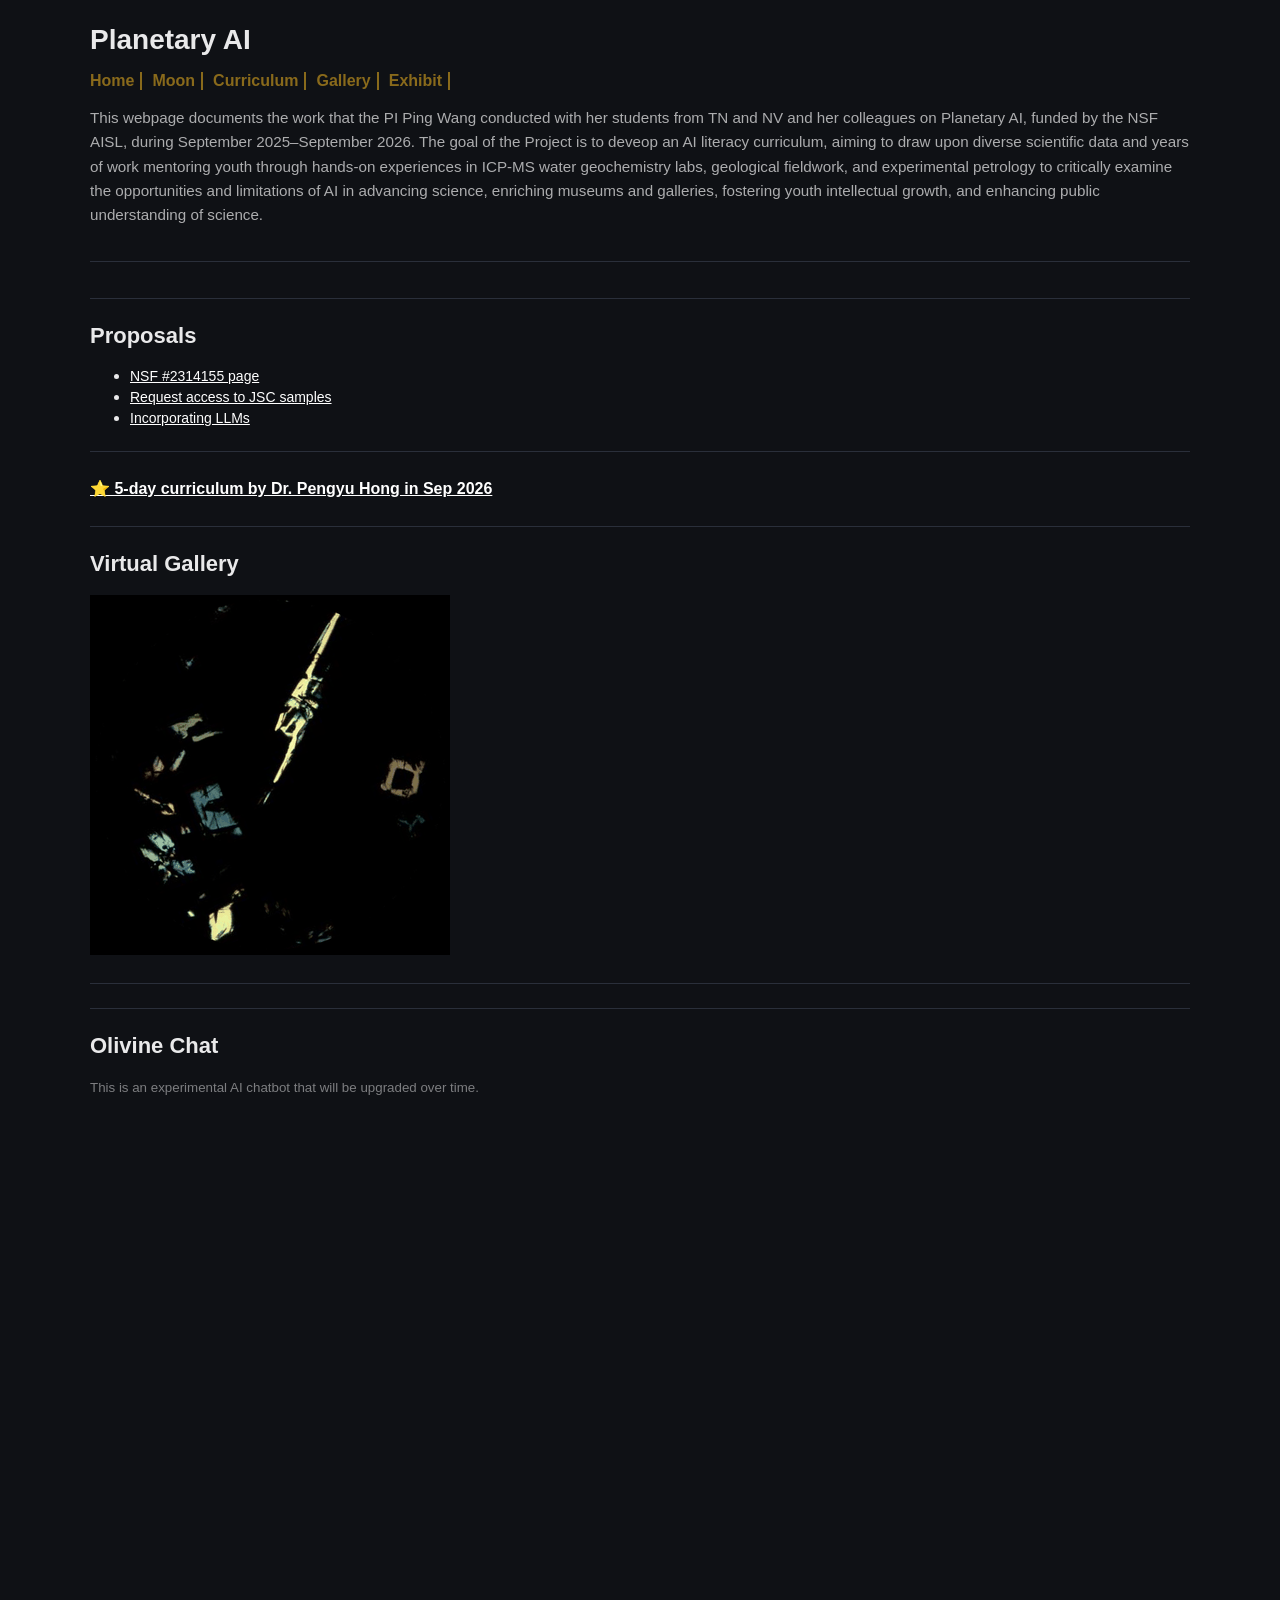
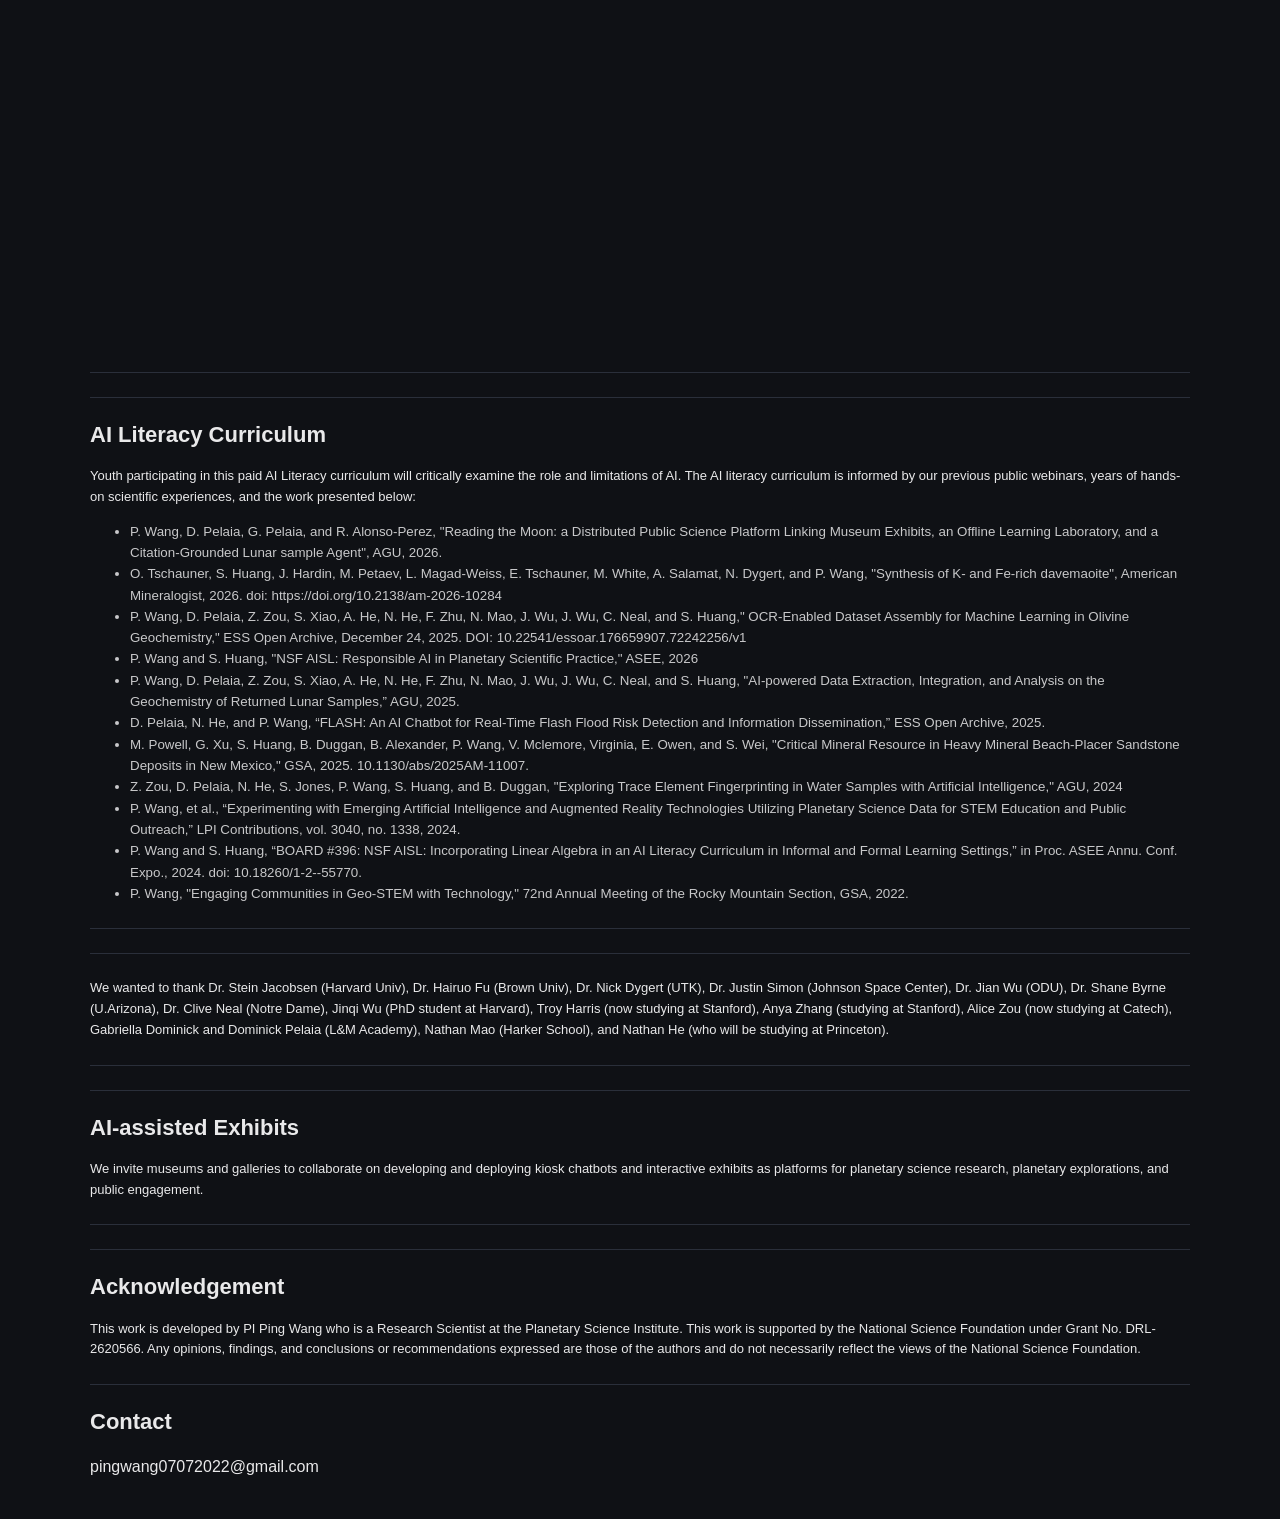
<file: index.html>
<!doctype html>
<html lang="en">
<head>
<meta charset="utf-8">
<meta name="viewport" content="width=device-width,initial-scale=1">
<title>Planetary AI</title>
<link rel="stylesheet" href="css/style.css">

</head>

<body>
<main>
  <header class="siteHeader">
    <a class="brand" href="/">
      Planetary AI
    </a>

     <nav class="nav">

      <a href="index.html">Home</a>
      <a href="moon/index.html">Moon</a>
      <a href="curriculum/index.html">Curriculum</a>
       <a href="gallery/index.html">Gallery</a>
      <a href="exhibit/index.html">Exhibit</a>
    </nav>
    <p class="pageDescription">
      This webpage documents the work that the PI Ping Wang conducted with her students from TN and NV and her colleagues on Planetary AI, funded by the NSF AISL, during September 2025–September 2026. The goal of the Project is to deveop an AI literacy curriculum, aiming to draw upon diverse scientific data and years of work mentoring youth through hands-on experiences in ICP-MS water geochemistry labs, geological fieldwork, and experimental petrology to critically examine the opportunities and limitations of AI in advancing science, enriching museums and galleries, fostering youth intellectual growth, and enhancing public understanding of science.</p>

  </header>

  
  <hr>

  <h2>Proposals</h2>
  
  <ul class="proposals">
    
    <li><a href="https://github.com/planetaryAI/planetaryAI.github.io/blob/main/curriculum/pdfs/nsf_2314155_abstract.pdf">NSF #2314155 page</a></li>
    <li><a href="https://github.com/planetaryAI/planetaryAI.github.io/blob/main/curriculum/pdfs/Request%20for%20Apollo%20Lunar%20Thin%20Sections.pdf">Request access to JSC samples</a></li>
    <li><a href="https://github.com/planetaryAI/planetaryAI.github.io/blob/main/curriculum/pdfs/aisl_llms.pdf">Incorporating LLMs</a></li>
    
  </ul>
 <style>
.proposals li {
    margin-bottom: 3px;
}

.proposals a,
.proposals a:visited,
.proposals a:hover,
.proposals a:active {
    color: white !important;
  font-size:14px;
}
</style>
<hr>
<p>
  <a href="https://github.com/planetaryAI/planetaryAI.github.io/blob/main/curriculum/pdfs/5-day%20curriculum.docx"
     style="color: white !important; font-size: 16px; font-weight: bold;">
    ⭐ 5-day curriculum by Dr. Pengyu Hong in Sep 2026
  </a>
</p>
 <hr> 
  <h2>Virtual Gallery</h2>
  <img src="exhibit/media/76539_xpl.gif" alt="demo" style="max-width:100%; height:auto;">
  
  
  <!-- Chatbot (aligned with the 500x500 gallery block) -->
  <hr>
  <hr>
  <h2>Olivine Chat</h2>
  <p style="font-size:smaller; opacity:0.5">This is an experimental AI chatbot that will be upgraded over time.</p>
  <br>
  <div style="width:100%; overflow:hidden; margin-top:14px;">
    <iframe
    src="https://pingwang2026-olivine.hf.space/?__theme=dark"
    style="width:100%; height:800px; border:none;"
    ></iframe>
  </div>

  <!-- Planetary AI Curriculum -->
  <hr>
  <hr>
  <h2>AI Literacy Curriculum</h2>
  <p style="font-size:small">Youth participating in this paid AI Literacy curriculum will critically examine the role and limitations of AI. The AI literacy curriculum is informed by our previous public webinars, years of hands-on scientific experiences, and the work presented below:</p>
  <ul style="font-size:smaller; opacity:0.85; line-height:1.6; margin-top:8px;">
    <li>P. Wang, D. Pelaia, G. Pelaia, and R. Alonso-Perez, "Reading the Moon: a Distributed Public Science Platform Linking Museum Exhibits, an Offline Learning Laboratory, and a Citation-Grounded Lunar sample Agent", AGU, 2026.</li>
    <li>O. Tschauner, S. Huang, J. Hardin, M. Petaev, L. Magad-Weiss, E. Tschauner, M. White, A. Salamat, N. Dygert, and P. Wang, "Synthesis of K- and Fe-rich davemaoite", American Mineralogist, 2026. doi: https://doi.org/10.2138/am-2026-10284</li>
    <li>P. Wang, D. Pelaia, Z. Zou, S. Xiao, A. He, N. He, F. Zhu, N. Mao, J. Wu, J. Wu, C. Neal, and S. Huang," OCR-Enabled Dataset Assembly for Machine Learning in Olivine Geochemistry," ESS Open Archive, December 24, 2025. DOI: 10.22541/essoar.176659907.72242256/v1</li>
    <li>P. Wang and S. Huang, "NSF AISL: Responsible AI in Planetary Scientific Practice," ASEE, 2026</li>
    <li>P. Wang, D. Pelaia, Z. Zou, S. Xiao, A. He, N. He, F. Zhu, N. Mao, J. Wu, J. Wu, C. Neal, and S. Huang, "AI-powered Data Extraction, Integration, and Analysis on the Geochemistry of Returned Lunar Samples,” AGU, 2025.</li>
    <li>D. Pelaia, N. He, and P. Wang, “FLASH: An AI Chatbot for Real-Time Flash Flood Risk
      Detection and Information Dissemination,” ESS Open Archive, 2025.</li>
    <li>M. Powell, G. Xu, S. Huang, B. Duggan, B. Alexander, P. Wang, V. Mclemore, Virginia, E. Owen, and S. Wei, "Critical Mineral Resource in Heavy Mineral Beach-Placer Sandstone Deposits in New Mexico,"  GSA, 2025. 10.1130/abs/2025AM-11007. </li>
    <li>Z. Zou, D. Pelaia, N. He, S. Jones, P. Wang, S. Huang, and B. Duggan, "Exploring Trace Element Fingerprinting in Water Samples with Artificial Intelligence," AGU, 2024 </li>
    <li>P. Wang, et al., “Experimenting with Emerging Artificial Intelligence and Augmented Reality Technologies Utilizing Planetary Science Data for STEM Education and Public Outreach,” LPI Contributions, vol. 3040, no. 1338, 2024.</li>
    <li>P. Wang and S. Huang, “BOARD #396: NSF AISL: Incorporating Linear Algebra in an AI
   Literacy Curriculum in Informal and Formal Learning Settings,” in Proc. ASEE Annu. Conf. Expo., 2024. doi: 10.18260/1-2--55770.</li>
    <li>P. Wang, "Engaging Communities in Geo-STEM with Technology," 72nd Annual Meeting of the Rocky Mountain Section, GSA, 2022.</li>    
  </ul>
  <hr>
  <hr>
  <p style="font-size:small">We wanted to thank Dr. Stein Jacobsen (Harvard Univ), Dr. Hairuo Fu (Brown Univ), Dr. Nick Dygert (UTK), Dr. Justin Simon (Johnson Space Center), Dr. Jian Wu (ODU), Dr. Shane Byrne (U.Arizona), Dr. Clive Neal (Notre Dame), Jinqi Wu (PhD student at Harvard), Troy Harris (now studying at Stanford), Anya Zhang (studying at Stanford), Alice Zou (now studying at Catech), Gabriella Dominick and Dominick Pelaia (L&M Academy), Nathan Mao (Harker School), and Nathan He (who will be studying at Princeton).</p>
  <hr>
  <hr>
  <h2>AI-assisted Exhibits</h2>
  <p style="font-size:small">We invite museums and galleries to collaborate on developing and deploying kiosk chatbots and interactive exhibits as platforms for planetary science research, planetary explorations, and public engagement.</p>
  <hr>
 
  
  <hr>
  <h2>Acknowledgement</h2>
  <p style="font-size:small">This work is developed by PI Ping Wang who is a Research Scientist at the Planetary Science Institute. This work is supported by the National Science Foundation under Grant No. DRL-2620566. Any opinions, findings, and conclusions or recommendations expressed are those of the authors and do not necessarily reflect the views of the National Science Foundation.</p>
  <hr>
  <h2>Contact</h2>
  <p>pingwang07072022@gmail.com</p>
</main>

<script>
/*
Thin-section viewer (index-based filenames)

Expected folder structure:
  index.html
  images/
    15105_r1_ppl001.jpg
    15105_r1_xpl001.jpg
    15105_r1_ppl002.jpg
    15105_r1_xpl002.jpg
    ...

Mapping:
  angle (0,10,20,...) -> index = (angle/10)+1
  0°  -> 001
  10° -> 002
  20° -> 003
*/

// ---- multi-sample configuration ----
// Folder layout:
//   index.html
//   10020/images/<ppl/xpl frames>
//   15535/images/<ppl/xpl frames>
//
// Expected filenames (same as before, just inside each sample folder):
//   <BASE>_<ppl|xpl><index3>.<EXT>
// Example:
//   15505/images/15505_ppl001.jpg
//   15505/images/15505_xpl001.jpg
const SAMPLES = [
  { id: "10020_r1", base: "10020_r1", imgDir: "10020_r1", ext: "png" },
  { id: "15535_r1", base: "15535_r1", imgDir: "15535_r1", ext: "jpg" },
];

function getSample(id){
  return SAMPLES.find(s => s.id === id) || SAMPLES[0];
}
let mode = "ppl"; // "ppl" or "xpl"

const mainImg = document.getElementById("mainImg");
const caption = document.getElementById("caption");
const pplBtn = document.getElementById("pplBtn");
const xplBtn = document.getElementById("xplBtn");
const angle = document.getElementById("angle");
const angleVal = document.getElementById("angleVal");
const sampleSel = document.getElementById("sampleSel");
function pad3(n){ return String(n).padStart(3, "0"); }

function render(){
  const rawDeg = Number(angle.value);
  const step = 5;
  const frameCount = 36;
  // Fake 360°: 36 frames cover 180°, repeat twice
  const frame = ((Math.round(rawDeg / step) % frameCount) + frameCount) % frameCount; // 0..35
  const idx = frame + 1; // 001..036
  const deg = rawDeg;
  const sample = getSample(sampleSel?.value);
  const file = `${sample.base}_${mode}${pad3(idx)}.${sample.ext}`;
  const src = `${sample.imgDir}/${file}`;

  mainImg.onerror = () => {
    caption.textContent = `❌ Image not found: ${src}`;
  };

  mainImg.src = src;

  pplBtn.setAttribute("aria-pressed", mode === "ppl");
  xplBtn.setAttribute("aria-pressed", mode === "xpl");

  angleVal.textContent = `${deg}°`;
  caption.textContent = `${getSample(sampleSel?.value).id} · ${mode.toUpperCase()} · ${deg}°`;
}

pplBtn.onclick = () => { mode = "ppl"; render(); };
xplBtn.onclick = () => { mode = "xpl"; render(); };
angle.oninput = render;
sampleSel.onchange = () => { angle.value = 0; render(); };

render();
</script>
</body>
</html>
</file>
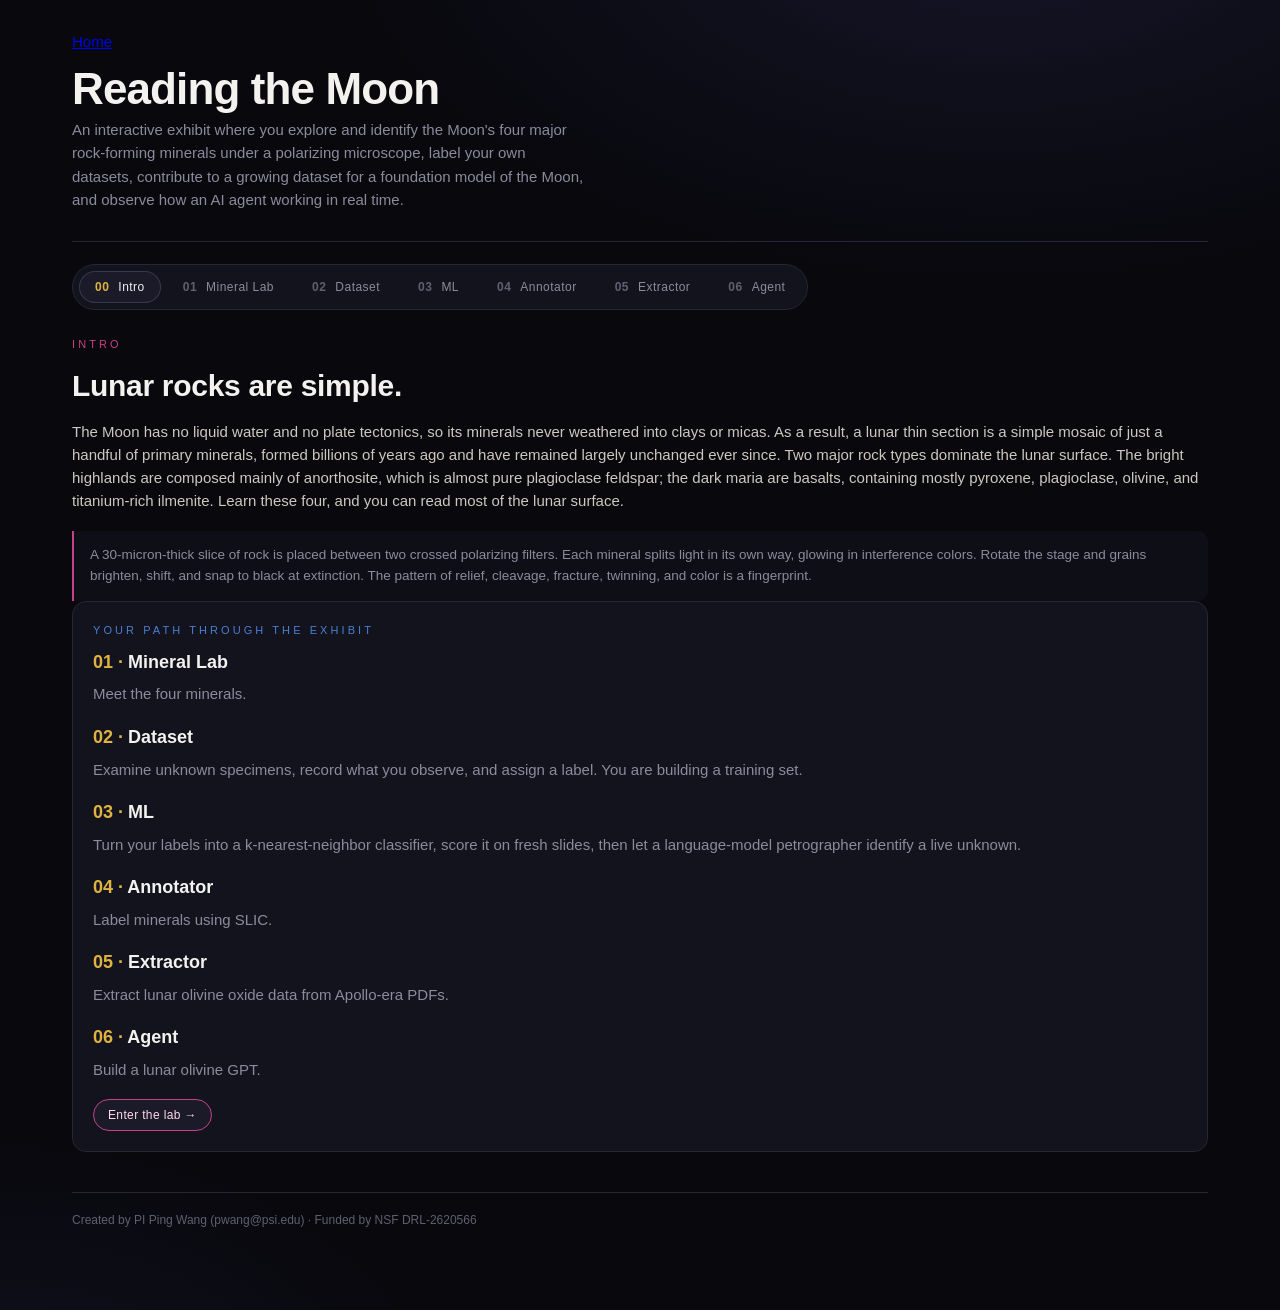
<file: exhibit/index (4).html>
<!DOCTYPE html>
<html lang="en">
<head>
<meta charset="utf-8" />
<meta name="viewport" content="width=device-width, initial-scale=1" />
<link rel="preconnect" href="https://fonts.googleapis.com">
<link rel="preconnect" href="https://fonts.gstatic.com" crossorigin>
<link href="https://fonts.googleapis.com/css2?family=Space+Grotesk:wght@400;500;600;700&family=Inter:wght@400;500;600&family=JetBrains+Mono:wght@400;500;700&display=swap" rel="stylesheet">

<style>
  :root{
    /* microscope field of view, near-black with a blue cast */
    --field:#08080d;
    --field-2:#0e0e16;
    --panel:#13131e;
    --panel-2:#1a1a28;
    --line:#262636;
    --line-bright:#37374d;
    /* regolith / highland anorthosite greys for text */
    --regolith:#cdc9c0;
    --muted:#8b8b9e;
    --faint:#5f5f72;
    /* Michel-Lévy birefringence accents */
    --biref-blue:#4a7fd4;
    --biref-magenta:#c8418a;
    --biref-gold:#e0b341;
    --biref-green:#6fb97d;
    --ink:#f3f2ee;
    --radius:14px;
    --mono:sans-serif;
    --disp:sans-serif;
    --body:sans-serif;
  }
  *{box-sizing:border-box}
  html,body{margin:0}
  body{
    background:
      radial-gradient(1200px 700px at 78% -8%, #16162a 0%, transparent 55%),
      radial-gradient(900px 600px at 0% 110%, #121221 0%, transparent 50%),
      var(--field);
    color:var(--regolith);
    font-family:var(--body);
    font-size:15px;line-height:1.55;
    -webkit-font-smoothing:antialiased;
    min-height:100vh;
  }
  .wrap{max-width:1180px;margin:0 auto;padding:0 22px 80px}

  /* ---------- header ---------- */
  header{padding:30px 0 18px;border-bottom:1px solid var(--line)}
  .brandline{display:flex;align-items:baseline;gap:14px;flex-wrap:wrap}
  .logo{
    font-family:var(--mono);font-size:11px;letter-spacing:.32em;
    color:var(--biref-gold);text-transform:uppercase;
    border:1px solid var(--line-bright);border-radius:999px;
    padding:5px 12px;white-space:nowrap;
  }
  h1{
    font-family:var(--disp);font-weight:700;color:var(--ink);
    font-size:clamp(26px,4.4vw,44px);line-height:1.02;letter-spacing:-.02em;
    margin:14px 0 6px;
  }
  .sub{color:var(--muted);max-width:62ch;font-size:15px}
  .sub b{color:var(--regolith);font-weight:600}

  /* ---------- station nav ---------- */
  nav{
    display:flex;gap:6px;margin:22px 0 26px;flex-wrap:wrap;
    border:1px solid var(--line);background:var(--panel);border-radius:999px;padding:6px;width:fit-content;
  }
  nav button{
    font-family:var(--mono);font-size:12px;letter-spacing:.04em;
    color:var(--muted);background:transparent;border:0;cursor:pointer;
    padding:9px 16px;border-radius:999px;transition:.18s;display:flex;gap:9px;align-items:center;
  }
  nav button .n{color:var(--faint);font-weight:700}
  nav button:hover{color:var(--regolith)}
  nav button.active{background:var(--panel-2);color:var(--ink);box-shadow:inset 0 0 0 1px var(--line-bright)}
  nav button.active .n{color:var(--biref-gold)}

  .station{display:none;animation:fade .4s ease}
  .station.active{display:block}
  @keyframes fade{from{opacity:0;transform:translateY(6px)}to{opacity:1;transform:none}}

  /* ---------- generic ---------- */
  .eyebrow{font-family:var(--mono);font-size:11px;letter-spacing:.28em;text-transform:uppercase;color:var(--biref-magenta);margin:0 0 10px}
  h2{font-family:var(--disp);font-weight:600;color:var(--ink);font-size:clamp(20px,3vw,30px);letter-spacing:-.01em;margin:0 0 10px}
  h3{font-family:var(--disp);font-weight:600;color:var(--ink);font-size:18px;margin:0 0 6px}
  p{margin:0 0 12px}
  .panel{background:var(--panel);border:1px solid var(--line);border-radius:var(--radius);padding:20px}
  .grid{display:grid;gap:18px}
  .stage-note{font-family:var(--mono);font-size:11px;color:var(--faint);letter-spacing:.04em; display:none;}

  /* ---------- thin-section viewer ---------- */
  .scope{position:relative;width:100%;aspect-ratio:1/1;max-width:420px;margin-inline:auto}
  .scope svg,.scope img,.scope video{display:block;width:100%;height:100%;border-radius:50%;object-fit:cover;
    box-shadow:0 0 0 2px var(--line-bright), 0 0 40px rgba(0,0,0,.6), inset 0 0 60px rgba(0,0,0,.5)}
  .scope .reticle{position:absolute;inset:0;pointer-events:none}
  .scope-ph{display:flex;flex-direction:column;justify-content:center;width:100%;aspect-ratio:1/1;max-width:420px;
    margin-inline:auto;padding:26px;box-sizing:border-box;border-radius:50%;font-family:var(--mono);font-size:12px;
    line-height:1.7;color:var(--biref-magenta);text-align:center;border:1px dashed var(--line-bright);
    background:repeating-linear-gradient(45deg,transparent,transparent 9px,rgba(255,255,255,.025) 9px,rgba(255,255,255,.025) 18px)}
  .scope-ph span{color:var(--faint)}
  #alscope .scope-ph,#alscope img{border-radius:10px;aspect-ratio:auto}
  .stage-controls{display:flex;align-items:center;gap:12px;margin-top:14px;flex-wrap:wrap; }
  .stage-controls input[type=range]{flex:1;min-width:140px;accent-color:var(--biref-gold)}
  .readout{font-family:var(--mono);font-size:12px;color:var(--biref-gold);min-width:62px;text-align:right}
  .pill-btn{
    font-family:var(--mono);font-size:12px;letter-spacing:.03em;cursor:pointer;
    background:var(--panel-2);color:var(--regolith);border:1px solid var(--line-bright);
    border-radius:999px;padding:8px 14px;transition:.15s; 
  }
  .pill-btn:hover{border-color:var(--biref-gold);color:var(--ink)}
  .pill-btn.live{border-color:var(--biref-magenta);color:#ffd9ec}
  .pill-btn[disabled]{opacity:.4;cursor:not-allowed}

  /* ---------- mineral lab ---------- */
  .lab{display:grid;grid-template-columns:minmax(0,1fr) minmax(0,1.15fr);gap:26px;align-items:start}
  .specimen-tabs{display:flex;gap:6px;flex-wrap:wrap;margin-bottom:16px}
  .specimen-tabs button{
    font-family:var(--mono);font-size:12px;cursor:pointer;border-radius:10px;
    padding:8px 12px;border:1px solid var(--line);background:var(--panel);color:var(--muted);transition:.15s;
  }
  .specimen-tabs button.active{color:var(--ink);border-color:var(--line-bright);background:var(--panel-2)}
  .specimen-tabs .swatch{display:inline-block;width:9px;height:9px;border-radius:2px;margin-right:7px;vertical-align:middle}
  .formula{font-family:var(--mono);color:var(--biref-blue);font-size:13px}
  .keytable{width:100%;border-collapse:collapse;margin-top:6px;font-size:13.5px}
  .keytable td{padding:9px 0;border-bottom:1px solid var(--line);vertical-align:top}
  .keytable td:first-child{color:var(--faint);font-family:var(--mono);font-size:11px;letter-spacing:.06em;text-transform:uppercase;width:34%;padding-right:14px}
  .diag{color:var(--biref-gold);font-weight:600}
  .ctx{margin-top:16px;padding:14px 16px;border-left:2px solid var(--biref-magenta);background:var(--field-2);border-radius:0 10px 10px 0;font-size:13.5px;color:var(--muted)}
  .ctx b{color:var(--regolith)}

  /* ---------- segmented feature controls ---------- */
  .feat{margin-bottom:14px}
  .feat label{display:block;font-family:var(--mono);font-size:11px;letter-spacing:.1em;text-transform:uppercase;color:var(--faint);margin-bottom:6px}
  .seg{display:flex;gap:0;border:1px solid var(--line);border-radius:10px;overflow:hidden}
  .seg button{
    flex:1;font-family:var(--body);font-size:12.5px;cursor:pointer;padding:9px 6px;
    background:var(--panel);color:var(--muted);border:0;border-right:1px solid var(--line);transition:.14s;
  }
  .seg button:last-child{border-right:0}
  .seg button.on{background:var(--panel-2);color:var(--ink);box-shadow:inset 0 -2px 0 var(--biref-gold)}
  .seg button:hover{color:var(--regolith)}

  /* ---------- dataset table ---------- */
  .ds-wrap{overflow-x:auto;border:1px solid var(--line);border-radius:12px}
  table.ds{width:100%;border-collapse:collapse;font-family:var(--mono);font-size:11.5px;min-width:560px}
  table.ds th{color:var(--faint);text-transform:uppercase;letter-spacing:.08em;font-weight:500;text-align:left;padding:10px 12px;border-bottom:1px solid var(--line);position:sticky;top:0;background:var(--panel)}
  table.ds td{padding:8px 12px;border-bottom:1px solid var(--field-2);color:var(--regolith)}
  table.ds tr:hover td{background:var(--field-2)}
  .lbl-chip{padding:2px 8px;border-radius:999px;font-size:10.5px;font-weight:700}
  .row-x{color:var(--faint);cursor:pointer}
  .row-x:hover{color:var(--biref-magenta)}

  /* ---------- agent / results ---------- */
  .bar{height:9px;border-radius:999px;background:var(--field-2);overflow:hidden}
  .bar > i{display:block;height:100%;border-radius:999px;transition:width .5s ease}
  .conf-row{display:grid;grid-template-columns:130px 1fr 50px;gap:12px;align-items:center;margin-bottom:9px;font-family:var(--mono);font-size:12px}
  .matrix{border-collapse:collapse;font-family:var(--mono);font-size:11.5px;margin-top:6px}
  .matrix td,.matrix th{border:1px solid var(--line);padding:8px 10px;text-align:center;min-width:46px}
  .matrix th{color:var(--faint);font-weight:500}
  .matrix .diagc{color:var(--biref-green);font-weight:700}
  .bignum{font-family:var(--disp);font-weight:700;font-size:40px;color:var(--ink);line-height:1}
  .stat-cap{font-family:var(--mono);font-size:11px;color:var(--faint);letter-spacing:.08em;text-transform:uppercase}

  .nn{display:flex;gap:10px;flex-wrap:wrap;margin-top:8px}
  .nn .chip{font-family:var(--mono);font-size:11px;padding:6px 10px;border-radius:8px;border:1px solid var(--line);background:var(--field-2)}

  textarea{width:100%;background:var(--field-2);border:1px solid var(--line);border-radius:10px;color:var(--ink);font-family:var(--body);font-size:14px;padding:12px;resize:vertical;min-height:76px}
  textarea:focus{outline:none;border-color:var(--biref-blue)}
  .ai-out{margin-top:12px;padding:14px 16px;border-radius:10px;background:var(--field-2);border:1px solid var(--line);font-size:14px;white-space:pre-wrap;color:var(--regolith);min-height:20px}
  .hint{font-size:12.5px;color:var(--faint)}

  /* ---------- station 05 : explain ---------- */
  .verdict{padding:16px 18px;border-radius:12px;background:var(--field-2);border:1px solid var(--line);margin-bottom:16px}
  .verdict .lbl{font-family:var(--disp);font-weight:700;font-size:26px;line-height:1.1}
  .verdict .conf{font-family:var(--mono);font-size:12px;color:var(--faint);letter-spacing:.06em;margin-top:4px}
  .votebar{display:flex;height:10px;border-radius:999px;overflow:hidden;margin-top:12px;background:var(--panel-2)}
  .votebar span{display:block;height:100%}
  .nb{display:grid;grid-template-columns:26px 1fr auto;gap:12px;align-items:start;
      padding:12px 0;border-bottom:1px solid var(--line)}
  .nb:last-child{border-bottom:0}
  .nb .rank{font-family:var(--mono);font-size:11px;color:var(--faint);padding-top:3px}
  .nb .who{font-size:14px}
  .nb .who b{font-weight:600}
  .nb .diffs{font-size:12px;color:var(--muted);margin-top:3px}
  .nb .diffs .same{color:var(--biref-green)}
  .nb .diffs code{font-family:var(--mono);font-size:11px;background:var(--panel-2);
      border:1px solid var(--line);border-radius:4px;padding:1px 5px;color:var(--regolith)}
  .nb .wt{text-align:right;font-family:var(--mono);font-size:11px;color:var(--faint);white-space:nowrap;padding-top:3px}
  .nb .wt b{display:block;color:var(--biref-gold);font-size:14px;font-weight:700}
  .wbar{height:4px;border-radius:999px;background:var(--panel-2);margin-top:5px;width:74px;overflow:hidden}
  .wbar span{display:block;height:100%;background:var(--biref-gold)}
  .story{padding:16px 18px;border-left:2px solid var(--biref-blue);background:var(--field-2);
      border-radius:0 10px 10px 0;font-size:14.5px;line-height:1.62}
  .story b{color:var(--ink)}
  .story .warn{color:var(--biref-magenta)}
  .obsgrid{display:grid;grid-template-columns:repeat(3,minmax(0,1fr));gap:8px;margin-top:4px}
  .obs{background:var(--panel-2);border:1px solid var(--line);border-radius:9px;padding:9px 11px}
  .obs .k{font-family:var(--mono);font-size:9.5px;letter-spacing:.1em;text-transform:uppercase;color:var(--faint)}
  .obs .v{font-size:13.5px;color:var(--ink);margin-top:2px}
  .obs.pivot{border-color:var(--biref-gold)}
  .obs.pivot .k{color:var(--biref-gold)}
  @media(max-width:900px){.obsgrid{grid-template-columns:repeat(2,1fr)}}

  .cta-row{display:flex;gap:10px;flex-wrap:wrap;margin-top:8px}
  .progress-dots{display:flex;gap:6px;align-items:center;font-family:var(--mono);font-size:11px;color:var(--faint)}
  .dot{width:8px;height:8px;border-radius:50%;background:var(--line-bright)}
  .dot.done{background:var(--biref-green)}

  .two{display:grid;grid-template-columns:minmax(0,1fr) minmax(0,1fr);gap:24px;align-items:start}
  .three{display:grid;grid-template-columns:repeat(3,minmax(0,1fr));gap:14px}
  @media(max-width:860px){
    .lab,.two{grid-template-columns:1fr}
    .three{grid-template-columns:1fr}
  }

  .footer{margin-top:40px;padding-top:18px;border-top:1px solid var(--line);font-size:12px;color:var(--faint);font-family:var(--mono)}
  a.link{color:var(--biref-blue);text-decoration:none;border-bottom:1px dotted var(--line-bright)}
  @media (prefers-reduced-motion:reduce){.station{animation:none}.bar>i{transition:none}}
  #errbar{display:none;position:fixed;left:0;right:0;top:0;z-index:9999;background:#3a0d18;color:#ffd2dd;
    font-family:var(--mono);font-size:12px;padding:10px 16px;border-bottom:1px solid #c8418a;white-space:pre-wrap}
</style>
</head>
<body>
<div id="errbar"></div>
<script>
  /* surface any script error on-screen so problems are visible, not silent */
  window.addEventListener('error',function(e){
    var b=document.getElementById('errbar'); if(!b)return;
    b.style.display='block';
    b.textContent='⚠ Script error: '+(e.message||e.error)+(e.lineno?(' (line '+e.lineno+')'):'');
  });
  window.addEventListener('unhandledrejection',function(e){
    var b=document.getElementById('errbar'); if(!b)return;
    b.style.display='block'; b.textContent='⚠ '+(e.reason&&e.reason.message||e.reason);
  });
</script>

<div class="wrap">
  <header>
    <div class="brandline">
      <!--<span class="logo">Zero2space Lab · Station 0–6</span>-->
      <!--<span class="stage-note">Reading the Moon × AI</span>-->
    </div>
    <a href="../index.html">Home</a>
    <h1>Reading the Moon</h1>
    <p class="sub">An interactive exhibit where you explore and identify the Moon's four major rock-forming minerals under a polarizing microscope, label your own datasets, contribute to a growing dataset for a foundation model of the Moon, and observe how an AI agent working in real time.</p>
  </header>

  <nav id="nav">
    <button data-go="brief" class="active"><span class="n">00</span> Intro</button>
    <button data-go="lab"><span class="n">01</span> Mineral Lab</button>
    <button data-go="data"><span class="n">02</span> Dataset</button>
    <button data-go="agent"><span class="n">03</span> ML</button>
    <button data-go="active"><span class="n">04</span> Annotator</button>
    <button data-go="explain"><span class="n">05</span> Extractor</button>
    <button data-go="rag"><span class="n">06</span> Agent</button>
  </nav>

  <!-- ============ STATION 0 ============ -->
  <section class="station active" id="brief">
    
      <div>
        <p class="eyebrow">Intro</p>
        <h2>Lunar rocks are simple.</h2>
        <p>The Moon has no liquid water and no plate tectonics, so its minerals never weathered into clays or micas. As a result, a lunar thin section is a simple mosaic of just a handful of primary minerals, formed billions of years ago and have remained largely unchanged ever since. Two major rock types dominate the lunar surface. The bright highlands are composed mainly of anorthosite, which is almost pure plagioclase feldspar; the dark maria are basalts, containing mostly pyroxene, plagioclase, olivine, and titanium-rich ilmenite. Learn these four, and you can read most of the lunar surface.</p>
       
        <div class="ctx" style="margin-top:18px">
           A 30-micron-thick slice of rock is placed between two crossed polarizing filters. Each mineral splits light in its own way, glowing in interference colors. Rotate the stage and grains brighten, shift, and snap to black at extinction. The pattern of relief, cleavage, fracture, twinning, and color is a fingerprint.
        </div>
      </div>
      <div class="panel">
        <p class="eyebrow" style="color:var(--biref-blue)">Your path through the exhibit</p>
        <div class="grid">
          <div><h3><span style="color:var(--biref-gold);font-family:var(--mono)">01 ·</span> Mineral Lab</h3><p style="color:var(--muted);margin:0">Meet the four minerals.</p></div>
          
          <div><h3><span style="color:var(--biref-gold);font-family:var(--mono)">02 ·</span> Dataset</h3><p style="color:var(--muted);margin:0">Examine unknown specimens, record what you observe, and assign a label. You are building a training set.</p></div>
          
          <div><h3><span style="color:var(--biref-gold);font-family:var(--mono)">03 ·</span> ML</h3><p style="color:var(--muted);margin:0">Turn your labels into a k-nearest-neighbor classifier, score it on fresh slides, then let a language-model petrographer identify a live unknown.</p></div>
          
          <div><h3><span style="color:var(--biref-gold);font-family:var(--mono)">04 ·</span> Annotator</h3><p style="color:var(--muted);margin:0">Label minerals using SLIC.</p></div>
          
          <div><h3><span style="color:var(--biref-gold);font-family:var(--mono)">05 ·</span> Extractor</h3><p style="color:var(--muted);margin:0">Extract lunar olivine oxide data from Apollo-era PDFs.</p></div>

          <div><h3><span style="color:var(--biref-gold);font-family:var(--mono)">06 ·</span> Agent</h3><p style="color:var(--muted);margin:0">Build a lunar olivine GPT.</p></div>
        </div>
        <div class="cta-row" style="margin-top:18px">
          <button class="pill-btn live" id="enterLab">Enter the lab →</button>
        </div>
      </div>
    
  </section>

  <!-- ============ STATION 1 : MINERAL LAB ============ -->
  <section class="station" id="lab">
    <p class="eyebrow">Station 01 — Optical mineralogy</p>
    <h2>The four major lunar minerals</h2>
    <p class="sub" style="margin-bottom:20px">Pick a mineral, and watch how each behaves under crossed polars — that behavior <i>is</i> the diagnostic.</p>

    <div class="specimen-tabs" id="labtabs"></div>

    <div class="lab">
      <div class="panel">
        <div class="scope" id="labscope"></div>
        <div class="stage-controls">
          <button class="pill-btn" id="labrotate">⟳ Rotate stage</button>
          <input type="range" id="labangle" min="0" max="360" value="0">
          <span class="readout" id="labread">0°</span>
        </div>
        <p class="stage-note" style="margin-top:10px">Crossed polars (XPL) · stage rotation 0–360° · grains darken to <span style="color:#777">extinction</span> every 90°</p>
      </div>

      <div>
        <div id="labinfo"></div>
      </div>
    </div>
  </section>

  <!-- ============ STATION 2 : DATASET BUILDER ============ -->
  <section class="station" id="data">
    <p class="eyebrow">Station 02 — Build the training set</p>
    <h2>Label the unknowns</h2>
    <p class="sub" style="margin-bottom:18px">Each slide is an unlabeled specimen. Observe it, record its optical properties, and assign the mineral you think it is. Your judgements become the data the AI learns from — so be honest about what you can actually see.</p>

    <div class="lab">
      <div class="panel">
        <div class="progress-dots" id="dsdots" style="margin-bottom:12px"></div>
        <div class="scope" id="dsscope"></div>
        <div class="stage-controls">
          <button class="pill-btn" id="dsrotate">⟳ Rotate stage</button>
          <input type="range" id="dsangle" min="0" max="360" value="0">
          <span class="readout" id="dsread">0°</span>
        </div>
        <div class="cta-row" style="margin-top:10px">
          <button class="pill-btn" id="dsuploadbtn" title="Add your own thin-section image or GIF as a new specimen">⬆ Upload specimen (.gif / image)</button>
          <input type="file" id="dsupload" accept="image/*,.gif" style="display:none">
        </div>
        <p class="stage-note" id="dsidlabel" style="margin-top:10px"></p>
      </div>

      <div class="panel">
        <p class="eyebrow" style="color:var(--biref-blue);margin-bottom:14px">Record your observations</p>
        <div id="dsfeatures"></div>

        <div class="feat">
          <label>Your identification</label>
          <div class="seg" id="dslabelseg"></div>
        </div>

        <div class="cta-row">
          <button class="pill-btn live" id="dsadd">Add to dataset</button>
          <button class="pill-btn" id="dsskip">Skip specimen</button>
          <button class="pill-btn" id="dsauto" title="Fill in the textbook-correct observations for this specimen">Auto-observe</button>
        </div>
        <p class="hint" id="dsmsg" style="margin-top:10px">&nbsp;</p>
      </div>
    </div>

    <div class="panel" style="margin-top:22px">
      <div style="display:flex;justify-content:space-between;align-items:baseline;flex-wrap:wrap;gap:10px;margin-bottom:12px">
        <h3 style="margin:0">Labeled dataset <span style="font-family:var(--mono);color:var(--faint);font-size:13px">· <span id="dscount">0</span> rows</span></h3>
        <div class="cta-row" style="margin:0">
          <button class="pill-btn" id="dsexport">Export CSV</button>
          <button class="pill-btn" id="dsexportjson">Export JSON</button>
          <button class="pill-btn" id="dsclear">Clear</button>
        </div>
      </div>
      <div class="ds-wrap">
        <table class="ds" id="dstable">
          <thead><tr>
            <th>id</th><th>relief</th><th>biref</th><th>cleavage</th><th>fracture</th><th>twinning</th><th>opacity</th><th>label</th><th></th>
          </tr></thead>
          <tbody id="dsbody"></tbody>
        </table>
      </div>
      <p class="hint" style="margin-top:10px">Aim for at least 2–3 examples of each mineral before moving on. More variety = a better classifier.</p>
    </div>
  </section>

  <!-- ============ STATION 3 : TRAIN & DEPLOY ============ -->
  <section class="station" id="agent">
    <p class="eyebrow">Station 03 — From labels to KNN Classifier</p>
    <h2>Train, evaluate, deploy</h2>

    <div class="two" style="margin-bottom:22px">
      <div class="panel">
        <h3>1 · Train the classifier</h3>
        <p style="color:var(--muted)">Your labeled rows become the memory of a <b>k-nearest-neighbor</b> classifier. To classify an unknown, it finds the most similar slides you labeled and lets them vote. Transparent, no black box.</p>
        <div class="conf-row" style="grid-template-columns:130px 1fr;margin-top:12px">
          <span style="color:var(--faint)">neighbors (k)</span>
          <div class="seg" id="kseg" style="max-width:220px">
            <button data-k="1">1</button><button data-k="3" class="on">3</button><button data-k="5">5</button>
          </div>
        </div>
        <div class="cta-row">
          <button class="pill-btn live" id="train">Train on my dataset</button>
        </div>
        <p class="hint" id="trainmsg" style="margin-top:10px">No model yet — build a dataset in Station 02 first.</p>
      </div>

      <div class="panel">
        <h3>2 · Evaluate </h3>
        <p style="color:var(--muted)">The classifier is scored on <b>40 held-out slides</b> it has never been trained or taught on. The same 40 are reused all session, so you can measure it now, teach it in step 3, then <b>evaluate again</b> — any change in accuracy is real learning, not a different test.</p>
        <div class="cta-row">
          <button class="pill-btn" id="evaluate" disabled>Run evaluation (40 held-out slides)</button>
        </div>
        <div id="evalout" style="margin-top:14px"></div>
      </div>
    </div>

    <div class="panel">
      <h3>3 · Deploy </h3>
      <div class="lab" style="margin-top:14px">
        <div>
          <div class="scope" id="agscope"></div>
          <div class="stage-controls">
            <button class="pill-btn" id="agrotate">⟳ Rotate stage</button>
            <input type="range" id="agangle" min="0" max="360" value="0">
            <span class="readout" id="agread">0°</span>
          </div>
          <div class="cta-row">
            <button class="pill-btn" id="aguploadbtn" title="Classify your own thin-section image or GIF">⬆ Upload image / GIF</button>
            <button class="pill-btn live" id="agclassify" disabled>Classify with my classifier</button>
          </div>
          <input type="file" id="agupload" accept="image/*,.gif" style="display:none">
          <div id="agfeatwrap" style="display:none;margin-top:16px;border-top:1px solid var(--line);padding-top:14px">
            <p class="eyebrow" style="color:var(--biref-blue);margin-bottom:10px">Record this slide's optical properties, then classify</p>
            <div id="agfeatures"></div>
          </div>
        </div>
        <div>
          <p class="eyebrow" style="color:var(--biref-green)">Verdict</p>
          <div id="agresult"><p class="hint">Train your classifier, then classify the unknown on the left.</p></div>
        </div>
      </div>

      <div id="aglearn" style="margin-top:22px;border-top:1px solid var(--line);padding-top:18px;display:none">
        <p class="eyebrow" style="color:var(--biref-gold)">Online learning — the agent improves as you teach it</p>
        <div class="three" style="margin:4px 0 6px">
          <div><div class="bignum" id="lmem">0</div><div class="stat-cap">examples in memory</div></div>
          <div><div class="bignum" id="ladd">0</div><div class="stat-cap">learned live from feedback</div></div>
          <div><div class="bignum" id="lacc">—</div><div class="stat-cap">live accuracy (last 10)</div></div>
        </div>
        <div class="stat-cap" style="margin:12px 0 4px">learning curve — was the agent right, before you corrected it?</div>
        <div id="lcurve"></div>
      </div>

      <div style="margin-top:26px;border-top:1px solid var(--line);padding-top:20px">
        <p class="eyebrow" style="color:var(--biref-magenta)">Second opinion — language-model petrographer</p>
        <p style="color:var(--muted);max-width:64ch">Your k-NN agent reasons from numbers. This one reasons from words: describe a thin section and Claude will identify it and explain why. Try the live unknown's description, or write your own.</p>
        <textarea id="aitext" placeholder="e.g. High relief, vivid second-order blue and gold interference colors, two cleavage directions meeting near 90 degrees, translucent."></textarea>
        <div class="cta-row">
          <button class="pill-btn live" id="aiask">Ask the AI petrographer</button>
          <button class="pill-btn" id="aifill">Describe the live unknown for me</button>
        </div>
        <div class="ai-out" id="aiout">Awaiting a description…</div>
      </div>
    </div>
  </section>

  <!-- ============ STATION 4 : ANNOTATOR ============ -->
  <section class="station" id="active">
    <p class="eyebrow">Station 04 — Label minerals using SLIC</p>
    
    <div style="width:100%; overflow:hidden; margin-top:24px;">
      <script
	type="module"
	src="https://gradio.s3-us-west-2.amazonaws.com/6.23.1/gradio.js"
></script>

<gradio-app src="https://pingwang2026-phase-segmentation.hf.space"></gradio-app>

    

</div>

  </section>

  <!-- ============ STATION 5 : EXTRACTOR ============ -->
  <section class="station" id="explain">
    <p class="eyebrow">Station 05: Knowledge Base</p>
    <div style="width:100%; overflow:hidden; margin-top:24px;">
      <script
	type="module"
	src="https://gradio.s3-us-west-2.amazonaws.com/6.23.1/gradio.js"
></script>

<gradio-app src="https://pingwang2026-lunar-olivine-oxide-data-extractor.hf.space"></gradio-app>


</div>

  </section>

  <!-- ============ STATION 6 : AGENT ============ -->
  <section class="station" id="rag">
    <p class="eyebrow">Station 06: Agentic RAG</p>
    <div style="width:100%; overflow:hidden; margin-top:24px;">
    <script
	type="module"
	src="https://gradio.s3-us-west-2.amazonaws.com/6.23.1/gradio.js"
></script>

<gradio-app src="https://pingwang2026-lunar-sample-assistant.hf.space"></gradio-app>

</div>

  </section>
  <div class="footer">
    Created by PI Ping Wang (pwang@psi.edu) · Funded by NSF DRL-2620566 
    
  </div>
</div>

<script>
/* =========================================================================
   MINERAL MODEL  — the four major lunar minerals + ground-truth optics
   feature encodings (ordinal):
     relief    0 low · 1 moderate · 2 high
     biref     0 grey/low · 1 moderate · 2 high/vivid   (opaque -> 0)
     cleavage  0 none · 1 one direction · 2 two directions
     twinning  0 absent · 1 present (polysynthetic)
     opacity   0 translucent · 1 opaque
   ========================================================================= */
const MIN = {
  plagioclase:{
    name:'Plagioclase', sub:'(anorthite)', formula:'CaAl₂Si₂O₈',
    color:'#9fb6d6',                       // tab swatch
    truth:{relief:0,biref:0,cleavage:0,fracture:0,twinning:1,opacity:0},
    key:{
      'Habit':'Lath / tabular crystals',
      'Relief':'Low, barely stands out from mount',
      'Interference colour':'First-order greys & whites (low birefringence)',
      'Cleavage':'Usually none visible in lunar thin sections, two directions exist but rarely both intersect the cut',
      'Fracture': 'none visible',
      'Diagnostic':'Polysynthetic (albite) twinning, fine parallel lamellae that go to extinction alternately'
    },
    ctx:'Builds the lunar highlands. The famous Apollo 15 "Genesis Rock" (15415) is nearly pure anorthite — a fragment of the Moon\'s original feldspar crust that floated atop a magma ocean ~4.4 billion years ago.'
  },
  pyroxene:{
    name:'Pyroxene', sub:'(augite / pigeonite)', formula:'(Ca,Mg,Fe)₂Si₂O₆',
    color:'#c8b46a',
    truth:{relief:2,biref:2,cleavage:2,fracture:0,twinning:0,opacity:0},
    key:{
      'Habit':'Stubby prisms',
      'Relief':'High, grains stand out strongly',
      'Interference colour':'Bright second-order blues, golds, magentas',
      'Cleavage':'Two directions meeting near 90°',
      'Fracture':'none visible', 
      'Diagnostic':'High relief + high birefringence + good 90° cleavage',
    },
    ctx:'The dominant dark mineral of <b>mare basalts</b>. Lunar pyroxenes are iron-rich and chemically zoned, recording how the basaltic lava cooled. Apollo 12 and 15 returned classic pyroxene-rich basalts.'
  },
  olivine:{
    name:'Olivine', sub:'(forsterite–fayalite)', formula:'(Mg,Fe)₂SiO₄',
    color:'#7bbf86',
    truth:{relief:2,biref:2,cleavage:0,fracture:1,twinning:0,opacity:0},
    key:{
      'Habit':'Rounded / equant grains',
      'Relief':'High, strong outlines',
      'Interference colour':'Vivid second- and third-order greens, pinks, blues',
      'Cleavage':'None',
      'Fracture':'Irregular fractures',
      'Diagnostic':'High relief & vivid colours & fracture but NO cleavage (vs. pyroxene)',
    },
    ctx:'Found in some mare basalts and likely abundant in the lunar mantle. Because there is no water on the Moon, lunar olivine is pristine — never serpentinized as it would be on Earth.'
  },
  ilmenite:{
    name:'Ilmenite', sub:'(Fe-Ti oxide)', formula:'FeTiO₃',
    color:'#5a5a66',
    truth:{relief:2,biref:0,cleavage:0,fracture:0,twinning:0,opacity:1},
    key:{
      'Habit':'Platy / skeletal grains',
      'Relief':'opaque',
      'Interference colour':'None, stays black in transmitted light',
      'Cleavage':'None visible',
      'Fracture':'None visible',
      'Diagnostic':'Opaque, solid black under any rotation; metallic grey in reflected light'
    },
    ctx:'Abundant in <b>high-titanium mare basalts</b> (Apollo 11 & 17). It is the headline resource mineral of the Moon: split FeTiO₃ and you get oxygen, iron, and titanium, and its grains trap solar-wind helium-3.'
  }
};
const ORDER = ['plagioclase','pyroxene','olivine','ilmenite'];
const FEATURES = [
  {key:'relief',   label:'Relief',                  opts:['Low','Moderate','High']},
  {key:'biref',    label:'Birefringence',           opts:['Grey / low','Moderate','Vivid']},
  {key:'cleavage', label:'Cleavage',                opts:['None','One dir.','Two dir.']},
  {key:'fracture', label:'Fracture (conchoidal)',   opts:['Absent','Present']},
  {key:'twinning', label:'Twinning (lamellae)',     opts:['Absent','Present']},
  {key:'opacity',  label:'Opacity',                 opts:['Translucent','Opaque']},
];
const LBLCOLOR = {plagioclase:'#9fb6d6',pyroxene:'#c8b46a',olivine:'#7bbf86',ilmenite:'#8a8a99'};

/* trained-agent state — declared up front so Station 02's table render
   (which runs at load) can safely reference MODEL before Station 03 executes */
let MODEL=null, K=3;

/* =========================================================================
   PRNG  — seeded shuffle / evaluation randomness (no synthetic imagery)
   ========================================================================= */
function mulberry32(a){return function(){a|=0;a=a+0x6D2B79F5|0;let t=Math.imul(a^a>>>15,1|a);t=t+Math.imul(t^t>>>7,61|t)^t;return((t^t>>>14)>>>0)/4294967296}}

/* This build renders REAL lunar imagery only (see MEDIA + SPECIMENS). */

/* ── Force any GIF to loop forever ──────────────────────────────────────
   A GIF's loop behaviour is baked into the file: a "NETSCAPE2.0"
   application-extension block holds a loop count (0 = infinite). GIFs
   exported to play once either omit that block or set the count to 1, so
   they freeze on the last frame.

   Preferred fix: read the GIF bytes, ensure an infinite-loop block is present
   (rewriting or inserting it), and return a blob: URL that loops seamlessly.
   While parsing, we also sum the per-frame delays to learn the clip duration.

   Resolves to:
     { patched:true,  url:<blob url>, durationMs }   when bytes were readable
     { patched:false, durationMs:0 }                 when fetch is blocked
                                                       (e.g. file:// local files)
   The caller falls back to a timed src-reset loop when patched===false, so the
   GIF still rotates forever in every environment. */
const _gifLoopCache = new Map();
function forceGifLoopSrc(url){
  if(_gifLoopCache.has(url)) return _gifLoopCache.get(url);
  const p = (async()=>{
    try{
      const buf = new Uint8Array(await (await fetch(url)).arrayBuffer());
      if(buf.length<13 || buf[0]!==0x47||buf[1]!==0x49||buf[2]!==0x46) return {patched:false, durationMs:0};
      let pos = 13;                                   // past 6-byte header + 7-byte logical screen descriptor
      const packed = buf[10];
      if(packed & 0x80){ pos += 3 * (1 << ((packed & 0x07) + 1)); }   // skip global colour table
      const isLoopExt = (i)=> buf[i]===0x21 && buf[i+1]===0xFF && buf[i+2]===0x0B &&
        String.fromCharCode(...buf.slice(i+3,i+11))==='NETSCAPE';

      // Walk the whole stream: sum frame delays + note any existing loop block.
      let durationMs=0, loopExtAt=-1, s=pos;
      while(s < buf.length){
        const b=buf[s];
        if(b===0x3B) break;                            // trailer
        if(b===0x21){                                  // extension introducer
          if(buf[s+1]===0xF9){                         // Graphic Control Extension -> delay (1/100 s)
            durationMs += ((buf[s+4] | (buf[s+5]<<8))||0)*10;
          } else if(isLoopExt(s)){
            loopExtAt=s;
          }
          s+=2;                                        // 0x21 + label
          while(buf[s] && s<buf.length){ s += buf[s]+1; }   // skip data sub-blocks
          s+=1; continue;
        }
        if(b===0x2C){                                  // image descriptor
          s+=10;                                       // fixed part
          const lct=buf[s-1];
          if(lct & 0x80){ s += 3 * (1 << ((lct & 0x07)+1)); }  // local colour table
          s+=1;                                        // LZW min code size
          while(buf[s] && s<buf.length){ s += buf[s]+1; }      // image data sub-blocks
          s+=1; continue;
        }
        s+=1;
      }

      let outBuf;
      if(loopExtAt>=0){
        // block: 0x21 0xFF 0x0B "NETSCAPE2.0" 0x03 0x01 <loLoop> <hiLoop> 0x00
        // loop-count bytes are at +16 and +17 — zero them for infinite looping.
        buf[loopExtAt+16]=0; buf[loopExtAt+17]=0;
        outBuf=buf;
      } else {
        const loopBlock=new Uint8Array([0x21,0xFF,0x0B,0x4E,0x45,0x54,0x53,0x43,0x41,0x50,0x45,0x32,0x2E,0x30,0x03,0x01,0x00,0x00,0x00]);
        outBuf=new Uint8Array(buf.length+loopBlock.length);
        outBuf.set(buf.slice(0,pos),0); outBuf.set(loopBlock,pos); outBuf.set(buf.slice(pos),pos+loopBlock.length);
      }
      const blobUrl=URL.createObjectURL(new Blob([outBuf],{type:'image/gif'}));
      return {patched:true, url:blobUrl, durationMs};
    }catch(e){ return {patched:false, durationMs:0}; }
  })();
  _gifLoopCache.set(url, p);
  return p;
}

/* Fallback looping when the byte-patch can't run (fetch blocked, e.g. file://).
   Restarts the GIF by re-assigning src with a cache-busting query param. The
   true duration is unknown here, so we restart on a fixed cadence; the GIF
   visibly snaps to frame 0 each cycle but keeps moving. Owned by ctrl so
   switching specimens or stopping cancels it cleanly. */
function startGifReplayLoop(ctrl, img, baseSrc, periodMs){
  stopGifReplayLoop(ctrl);
  img.src = baseSrc;                                   // initial play
  const period = periodMs || 2600;                     // safe default cadence
  ctrl._gifReplay = setInterval(()=>{
    if(!img.isConnected){ stopGifReplayLoop(ctrl); return; }
    img.src = baseSrc + (baseSrc.indexOf('?')<0?'?':'&') + 'r=' + Date.now();
  }, period);
}
function stopGifReplayLoop(ctrl){
  if(ctrl && ctrl._gifReplay){ clearInterval(ctrl._gifReplay); ctrl._gifReplay=null; }
}

/* a reusable interactive scope: wires a container + slider + rotate button */
function makeScope(scopeEl, slider, readout, rotateBtn){
  const ctrl={sec:null, media:null, angle:0, anim:null, imgEl:null, videoEl:null, frames:[]};

  function renderMedia(){
    const m=ctrl.media; if(!m) return;
    const span=m.span||360, a=(((ctrl.angle%span)+span)%span)/span;
    if(m.type==='frames' && ctrl.imgEl && ctrl.frames.length){
      let idx=Math.round(a*ctrl.frames.length)%ctrl.frames.length;
      const src=ctrl.frames[idx];
      if(ctrl.imgEl.getAttribute('src')!==src) ctrl.imgEl.setAttribute('src',src);
    } else if(m.type==='video' && ctrl.videoEl && ctrl.videoEl.duration){
      ctrl.videoEl.currentTime = a * ctrl.videoEl.duration;
    }
    /* gif: auto-plays, nothing to scrub */
  }
  function draw(){
    if(ctrl.media){ renderMedia(); }
    readout.textContent = !ctrl.media ? '—'
      : (ctrl.media.type==='gif') ? 'auto'
      : (ctrl.media.type==='image') ? 'still'
      : Math.round(ctrl.angle)+'°';
  }
  function fail(msg){ scopeEl.innerHTML='<div class="scope-ph">🌑 '+msg+'<br><span>Drop the file into your media/ folder and reload — see the config block near the top of this file.</span></div>'; }

  // this exhibit renders REAL imagery only; missing media shows a placeholder
  ctrl.placeholder=(msg)=>{ ctrl.media=null; ctrl.sec=null; slider.disabled=true;
    scopeEl.innerHTML='<div class="scope-ph">🌑 '+msg+'</div>'; readout.textContent='—'; };
  ctrl.set=ctrl.placeholder;

  ctrl.setMedia=(m)=>{
    stopGifReplayLoop(ctrl);                          // cancel any prior fallback replay timer
    ctrl.sec=null; ctrl.media=m; ctrl.imgEl=null; ctrl.videoEl=null; ctrl.frames=[];
    scopeEl.innerHTML='';
    if(m.type==='frames'){
      for(let i=0;i<m.count;i++){
        const num=String((m.start||0)+i).padStart(m.pad||2,'0');
        ctrl.frames.push(m.dir + (m.prefix||'') + num + '.' + (m.ext||'jpg'));
      }
      ctrl.frames.forEach(src=>{ const im=new Image(); im.src=src; });   // preload
      const img=document.createElement('img'); img.alt='lunar thin section (real rotational series)';
      img.onerror=()=>fail('Frame image not found:<br>'+img.getAttribute('src'));
      img.src=ctrl.frames[0]; scopeEl.appendChild(img); ctrl.imgEl=img; slider.disabled=false;
    } else if(m.type==='gif'){
      const img=document.createElement('img'); img.alt='lunar rotational series (GIF)';
      img.onerror=()=>fail('GIF not found:<br>'+m.src); scopeEl.appendChild(img); slider.disabled=true;
      ctrl.imgEl=img;
      // Loop the GIF forever in EVERY environment:
      //  (1) preferred: rewrite the GIF's loop-count bytes to infinite (seamless) — needs fetch,
      //      which works when the page is served over http(s) or same-origin.
      //  (2) fallback: if the byte-patch can't run (e.g. file:// blocks fetch of local files),
      //      force a restart by re-assigning src with a cache-buster on a timer. Not perfectly
      //      seamless (it jumps to frame 0 each cycle) but guarantees continuous rotation.
      forceGifLoopSrc(m.src).then(res=>{
        if(ctrl.media!==m) return;                     // user switched specimens meanwhile
        if(res && res.patched){
          img.src=res.url;                             // (1) infinite-loop blob — nothing more to do
        } else {
          startGifReplayLoop(ctrl, img, m.src);        // (2) timed-replay fallback
        }
      }).catch(()=>{ if(ctrl.media===m) startGifReplayLoop(ctrl, img, m.src); });
    } else if(m.type==='image'){
      const img=document.createElement('img'); img.src=m.src; img.alt='lunar thin section (real specimen)';
      img.onerror=()=>fail('Image not found:<br>'+m.src); scopeEl.appendChild(img); slider.disabled=true;
    } else if(m.type==='video'){
      const v=document.createElement('video'); v.src=m.src; v.muted=true; v.playsInline=true; v.preload='auto';
      v.onerror=()=>fail('Video not found:<br>'+m.src); v.addEventListener('loadedmetadata',draw);
      scopeEl.appendChild(v); ctrl.videoEl=v; slider.disabled=false;
    }
    draw();
  };

  ctrl.setAngle=(a)=>{ ctrl.angle=((a%360)+360)%360; slider.value=ctrl.angle; draw(); };
  slider.addEventListener('input',()=>{ stop(); ctrl.angle=+slider.value; draw(); });
  function stop(){ stopGifReplayLoop(ctrl); if(ctrl.anim){cancelAnimationFrame(ctrl.anim);ctrl.anim=null;rotateBtn.textContent='⟳ Rotate stage';} }
  rotateBtn.addEventListener('click',()=>{
    if(ctrl.media&&(ctrl.media.type==='gif'||ctrl.media.type==='image')) return;   // nothing to scrub
    if(ctrl.anim){stop();return;}
    rotateBtn.textContent='■ Stop';
    let last=performance.now();
    const step=(t)=>{ const dt=t-last; last=t; ctrl.angle=(ctrl.angle+dt*0.06)%360; slider.value=ctrl.angle; draw(); ctrl.anim=requestAnimationFrame(step); };
    ctrl.anim=requestAnimationFrame(step);
  });
  ctrl.stop=stop;
  return ctrl;
}

/* =========================================================================
   NAVIGATION
   ========================================================================= */
function go(id){
  document.querySelectorAll('.station').forEach(s=>s.classList.toggle('active',s.id===id));
  document.querySelectorAll('#nav button').forEach(b=>b.classList.toggle('active',b.dataset.go===id));
  window.scrollTo({top:0,behavior:'smooth'});
}
document.querySelectorAll('#nav button').forEach(b=>b.addEventListener('click',()=>go(b.dataset.go)));
document.getElementById('enterLab').addEventListener('click',()=>go('lab'));

/* =========================================================================
   STATION 01 — MINERAL LAB
   ========================================================================= */

/* ───────────────────────────────────────────────────────────────────────
   REAL ROTATIONAL-SERIES MEDIA  (optional drop-in)
   ───────────────────────────────────────────────────────────────────────
   Put your real lunar thin-section imagery in a folder next to this .html
   and fill in an entry per mineral below. This exhibit uses REAL imagery
   only — any mineral left out shows an "add your image" placeholder.

   Three modes:
     frames : still photos at equal stage-rotation steps  (BEST — slider scrubs the real rotation)
              {type:'frames', dir:'media/plagioclase/', count:36, ext:'jpg', pad:2}
              -> expects media/plagioclase/00.jpg ... 35.jpg  (00 = 0°, evenly spaced over `span`)
              optional: span (default 360), start (first number, default 0),
                        prefix (filename prefix, default ''), pad (zero-pad width, default 2)
     video  : one clip of a full stage turn; slider scrubs currentTime
              {type:'video', src:'media/pyroxene.mp4', span:360}
     gif     : simplest; auto-loops, slider is disabled for that mineral
              {type:'gif', src:'media/olivine.gif'}

   credit: optional attribution string shown under the viewer.
   Tip: turn a GIF or video into frames with ffmpeg, e.g.
        ffmpeg -i rotation.mp4 -vf fps=10 media/plagioclase/%02d.jpg
        (then ensure the first file is 00.jpg; renumber if needed)
   ─────────────────────────────────────────────────────────────────────── */
/* Station 04's scope shows a single constant GIF for every surfaced grain.
   Its grains are synthetic feature vectors with no imagery, so this is an
   illustration of the rotating stage, not a picture of the grain being labeled. */
const STATION4_GIF = 'media/station4.gif';

const MEDIA = {
  plagioclase: {type:'gif', src:'media/plagioclase.gif'},
  pyroxene: {type:'gif',  src:'media/pyroxene.gif'},
  olivine: {type:'gif', src:'media/olivine.gif'},
  ilmenite:{type:'gif', src:'media/ilmenite.gif'}
};

const labScope=makeScope(
  document.getElementById('labscope'),
  document.getElementById('labangle'),
  document.getElementById('labread'),
  document.getElementById('labrotate'));
let labCurrent='plagioclase';

function renderLabTabs(){
  const el=document.getElementById('labtabs');
  el.innerHTML=ORDER.map(m=>{
    const d=MIN[m];
    return `<button data-m="${m}" class="${m===labCurrent?'active':''}">
      <span class="swatch" style="background:${d.color}"></span>${d.name}</button>`;
  }).join('');
  el.querySelectorAll('button').forEach(b=>b.addEventListener('click',()=>{labCurrent=b.dataset.m;selectLab();}));
}
function selectLab(){
  renderLabTabs();
  const d=MIN[labCurrent];
  labScope.stop();
  const media=MEDIA[labCurrent];
  if(media){ labScope.setMedia(media); }
  else { labScope.placeholder('Add a real '+MIN[labCurrent].name+' rotation (GIF / frames / video) to the MEDIA block at the top of this file.'); }
  labScope.setAngle(43);                    // park near max colour
  // credit line under the viewer (real media) or default note
  const note=document.querySelector('#lab .stage-note');
  if(note){
    note.innerHTML = media
      ? `Real rotational series${media.credit?` · <span style="color:var(--muted)">${media.credit}</span>`:''}${media.type==='gif'?' · auto-loop (slider disabled)':' · drag the stage to scrub'}`
      : 'Crossed polars (XPL) · stage rotation 0–360° · grains darken to <span style="color:#777">extinction</span> every 90°';
  }
  const rows=Object.entries(d.key).map(([k,v])=>`<tr><td>${k}</td><td>${v}</td></tr>`).join('');
  document.getElementById('labinfo').innerHTML=`
    <h3 style="font-size:24px">${d.name} <span style="color:var(--muted);font-weight:400;font-size:16px">${d.sub}</span></h3>
    <p class="formula">${d.formula}</p>
    <table class="keytable">${rows}</table>
    <div class="ctx"><b>Lunar context.</b> ${d.ctx}</div>`;
}
function hashStr(s){let h=2166136261;for(let i=0;i<s.length;i++){h^=s.charCodeAt(i);h=Math.imul(h,16777619);}return h>>>0;}
try{ renderLabTabs(); selectLab(); }catch(e){ console.error('Station 01 init:',e); }

document.querySelector('#lab .stage-controls').classList.add('hidden');
document.querySelector('#lab .stage-note').classList.add('hidden');
document.getElementById("labread").style.display = "none";
document.getElementById("labrotate").style.display = "none";


/* =========================================================================
   STATION 02 — DATASET BUILDER
   ========================================================================= */
const dsScope=makeScope(
  document.getElementById('dsscope'),
  document.getElementById('dsangle'),
  document.getElementById('dsread'),
  document.getElementById('dsrotate'));

/* ───────────────────────────────────────────────────────────────────────
   REAL SPECIMENS for Station 02 (Dataset Builder)
   ───────────────────────────────────────────────────────────────────────
   Each entry is ONE unknown the visitor examines and labels. `mineral` is the
   ground-truth answer — used to score the visitor and to power "Auto-observe".
   Provide as many as you can; variety is what makes the exercise meaningful
   (ideally several different slides per mineral, not just one each).
     img    : a still thin-section frame (jpg/png/gif)  -> shown statically
     media  : optional, for a rotational series instead of a still:
              media:{type:'frames', dir:'media/specimens/plag1/', count:36, ext:'jpg'}
              media:{type:'gif',    src:'media/specimens/plag1.gif'}
   SPECIMENS drives Station 02 (label), Station 03 (live unknowns) and
   Station 04 (active learning) — add as many real slides as you can
   (ideally several per mineral). With none filled in, those stations show
   an "add specimens" placeholder; visitors can also upload their own
   images/GIFs directly in Stations 02, 03 and 04.
   ─────────────────────────────────────────────────────────────────────── */
const SPECIMENS = [
  // {id:'S-01', mineral:'plagioclase', img:'media/specimens/plag1.jpg'},
  // {id:'S-02', mineral:'plagioclase', img:'media/specimens/plag2.jpg'},
  // {id:'S-03', mineral:'pyroxene',    img:'media/specimens/pyx1.jpg'},
  // {id:'S-04', mineral:'olivine',     img:'media/specimens/oliv1.jpg'},
  // {id:'S-05', mineral:'ilmenite',    img:'media/specimens/ilm1.jpg'},
];

// specimen pool — REAL images only (drawn from SPECIMENS). Stations 02, 03 and 04 all use it.
function makePool(){
  const pool=SPECIMENS.filter(s=>{
    if(s && s.mineral && MIN[s.mineral]) return true;
    console.warn('SPECIMENS entry skipped — unknown mineral:', s && s.mineral);
    return false;                       // a typo'd mineral would otherwise crash the page at load
  }).map((s,i)=>{
    const truth={...MIN[s.mineral].truth};
    return {id:s.id||('S-'+String(i+1).padStart(2,'0')), mineral:s.mineral, real:true,
            media: s.media || {type:'image', src:s.img}, truth, suggested:{...truth}};
  });
  const r=mulberry32(98765);
  for(let i=pool.length-1;i>0;i--){const j=Math.floor(r()*(i+1));[pool[i],pool[j]]=[pool[j],pool[i]];}
  return pool;
}
// a real thin-section image for a given mineral (used by Stations 03 & 04), or a placeholder
function phImg(m){return '<div class="scope-ph">🌑 '+MIN[m].name+' image not found — check the path in SPECIMENS</div>';}
function realImgTag(m){
  const list=SPECIMENS.filter(s=>s.mineral===m);
  if(list.length){
    const s=list[Math.floor(Math.random()*list.length)];
    const src=s.img||(s.media&&s.media.src)||'';
    if(src) return '<img src="'+src+'" alt="'+MIN[m].name+' thin section" style="width:100%;display:block" onerror="this.outerHTML=phImg(\''+m+'\')">';
  }
  return '<div class="scope-ph">🌑 Add a real '+MIN[m].name+' image to SPECIMENS to show it here</div>';
}
let POOL=makePool(), dsIndex=0;
let observed={relief:null,biref:null,cleavage:null,fracture:null,twinning:null,opacity:null}, chosenLabel=null;
let DATASET=[];

function renderDsFeatures(){
  const el=document.getElementById('dsfeatures');
  el.innerHTML=FEATURES.map(f=>`
    <div class="feat">
      <label>${f.label}</label>
      <div class="seg" data-feat="${f.key}">
        ${f.opts.map((o,i)=>`<button data-v="${i}" class="${observed[f.key]===i?'on':''}">${o}</button>`).join('')}
      </div>
    </div>`).join('');
  el.querySelectorAll('.seg').forEach(seg=>{
    seg.querySelectorAll('button').forEach(b=>b.addEventListener('click',()=>{
      observed[seg.dataset.feat]=+b.dataset.v;
      seg.querySelectorAll('button').forEach(x=>x.classList.toggle('on',x===b));
    }));
  });
  // label segment
  const lseg=document.getElementById('dslabelseg');
  lseg.innerHTML=ORDER.map(m=>`<button data-l="${m}" class="${chosenLabel===m?'on':''}">${MIN[m].name}</button>`).join('');
  lseg.querySelectorAll('button').forEach(b=>b.addEventListener('click',()=>{
    chosenLabel=b.dataset.l;
    lseg.querySelectorAll('button').forEach(x=>x.classList.toggle('on',x===b));
  }));
}
function loadSpecimen(){
  if(!POOL.length){ dsScope.placeholder('No specimens yet — add real unknowns to the SPECIMENS block at the top of this file.');
    document.getElementById('dsidlabel').innerHTML='Specimen pool empty · add images to SPECIMENS';
    observed={relief:null,biref:null,cleavage:null,fracture:null,twinning:null,opacity:null}; chosenLabel=null;
    renderDsFeatures(); renderDots(); return; }
  const sp=POOL[dsIndex%POOL.length];
  dsScope.stop();
  dsScope.setMedia(sp.media);
  dsScope.setAngle(40);
  document.getElementById('dsidlabel').innerHTML=`Specimen <b style="color:var(--regolith)">${sp.id}</b> · ${sp.uploaded?'<span style="color:var(--biref-blue)">your upload</span>':'unknown'} · crossed polars`;
  observed={relief:null,biref:null,cleavage:null,fracture:null,twinning:null,opacity:null}; chosenLabel=null;
  renderDsFeatures(); renderDots(); setMsg('');
}
function renderDots(){
  const el=document.getElementById('dsdots');
  const done=new Set(DATASET.map(d=>d.id));
  el.innerHTML='Progress &nbsp;'+POOL.map(p=>`<span class="dot ${done.has(p.id)?'done':''}" title="${p.id}"></span>`).join('')+
    `&nbsp; <span style="margin-left:6px">${done.size}/${POOL.length} labeled</span>`;
}
function setMsg(t,c){const m=document.getElementById('dsmsg');m.textContent=t||'\u00a0';m.style.color=c||'var(--faint)';}

/* Generic optical-feature controls — renders the five FEATURE segments into any
   container, writes selections into `state` (keyed by feature), and fires
   onChange after each pick. Used by uploaded specimens in Stations 03 & 04. */
function renderFeatureControls(container, state, onChange){
  container.innerHTML=FEATURES.map(f=>`
    <div class="feat">
      <label>${f.label}</label>
      <div class="seg" data-feat="${f.key}">
        ${f.opts.map((o,i)=>`<button data-v="${i}" class="${state[f.key]===i?'on':''}">${o}</button>`).join('')}
      </div>
    </div>`).join('');
  container.querySelectorAll('.seg').forEach(seg=>{
    seg.querySelectorAll('button').forEach(b=>b.addEventListener('click',()=>{
      state[seg.dataset.feat]=+b.dataset.v;
      seg.querySelectorAll('button').forEach(x=>x.classList.toggle('on',x===b));
      if(onChange) onChange();
    }));
  });
}
function featuresComplete(state){ return FEATURES.every(f=>state[f.key]!==null && state[f.key]!==undefined); }

document.getElementById('dsadd').addEventListener('click',()=>{
  for(const f of FEATURES) if(observed[f.key]===null){ setMsg('Record every optical property first — '+f.label+' is blank.','var(--biref-magenta)'); return; }
  if(!chosenLabel){ setMsg('Choose an identification before adding the row.','var(--biref-magenta)'); return; }
  const sp=POOL[dsIndex%POOL.length];
  DATASET=DATASET.filter(d=>d.id!==sp.id);
  DATASET.push({id:sp.id, ...observed, label:chosenLabel, truth:sp.mineral||chosenLabel});
  renderTable();
  if(!sp.mineral){
    setMsg(`Added your specimen ${sp.id} as ${MIN[chosenLabel].name}. (No reference answer for an uploaded slide — the agent trusts your label.)`,'var(--biref-gold)');
  } else {
    const correct = chosenLabel===sp.mineral;
    setMsg(correct?`Added ${sp.id}. ✓ matches the reference label.`:`Added ${sp.id}. (Reference says ${MIN[sp.mineral].name} — that's fine, the agent learns from YOUR labels.)`,
           correct?'var(--biref-green)':'var(--biref-gold)');
  }
  dsIndex++; setTimeout(loadSpecimen,650);
});
document.getElementById('dsskip').addEventListener('click',()=>{dsIndex++;loadSpecimen();});
document.getElementById('dsauto').addEventListener('click',()=>{
  const sp=POOL[dsIndex%POOL.length];
  if(!sp.mineral){ setMsg('Auto-observe is only for the reference specimens — your uploaded slide has no answer key. Record what you see yourself.','var(--biref-gold)'); return; }
  observed={...sp.suggested}; chosenLabel=sp.mineral; renderDsFeatures();
  setMsg('Filled with the textbook reading for this specimen. Review, then add.','var(--biref-blue)');
});

/* ── Upload your own specimen (.gif or any image) ───────────────────────
   The chosen file becomes a brand-new unknown in the pool. It has no
   ground-truth mineral, so there is no "correct" answer to score against
   and Auto-observe is unavailable for it — the visitor records what they
   see and assigns the label themselves, exactly as intended for a real
   unlabeled slide. GIFs are routed through the same loop-forever patch as
   the built-in media. */
let uploadCounter=0;
document.getElementById('dsuploadbtn').addEventListener('click',()=>document.getElementById('dsupload').click());
document.getElementById('dsupload').addEventListener('change',(e)=>{
  const file=e.target.files&&e.target.files[0];
  if(!file) return;
  if(!/^image\//.test(file.type) && !/\.gif$/i.test(file.name)){
    setMsg('Please choose an image file (.gif, .png, .jpg, .webp…).','var(--biref-magenta)');
    e.target.value=''; return;
  }
  const url=URL.createObjectURL(file);
  const isGif=/gif$/i.test(file.type) || /\.gif$/i.test(file.name);
  const id='U-'+String(++uploadCounter).padStart(2,'0');
  const neutral={relief:null,biref:null,cleavage:null,fracture:null,twinning:null,opacity:null};
  const sp={
    id, mineral:null, real:true, uploaded:true,
    media: isGif ? {type:'gif', src:url} : {type:'image', src:url},
    truth:neutral, suggested:neutral
  };
  POOL.push(sp);
  dsIndex=POOL.length-1;          // jump straight to the uploaded specimen
  loadSpecimen();
  setMsg(`Loaded your specimen ${id}. Record what you observe, choose a label, then Add to dataset.`,'var(--biref-green)');
  e.target.value='';              // allow re-uploading the same file later
});

function labelChip(m){return `<span class="lbl-chip" style="background:${LBLCOLOR[m]}22;color:${LBLCOLOR[m]};box-shadow:inset 0 0 0 1px ${LBLCOLOR[m]}55">${MIN[m].name}</span>`;}
function ordTxt(f,v){return FEATURES.find(x=>x.key===f).opts[v];}
function renderTable(){
  document.getElementById('dscount').textContent=DATASET.length;
  document.getElementById('dsbody').innerHTML=DATASET.map((d,i)=>`
    <tr>
      <td>${d.id}</td>
      <td>${ordTxt('relief',d.relief)}</td>
      <td>${ordTxt('biref',d.biref)}</td>
      <td>${ordTxt('cleavage',d.cleavage)}</td>
      <td>${ordTxt('fracture',d.fracture)}</td>
      <td>${ordTxt('twinning',d.twinning)}</td>
      <td>${ordTxt('opacity',d.opacity)}</td>
      <td>${labelChip(d.label)}</td>
      <td><span class="row-x" data-i="${i}">✕</span></td>
    </tr>`).join('');
  document.querySelectorAll('.row-x').forEach(x=>x.addEventListener('click',()=>{DATASET.splice(+x.dataset.i,1);renderTable();renderDots();}));
  renderDots(); refreshTrainState();
}
document.getElementById('dsclear').addEventListener('click',()=>{DATASET=[];renderTable();});
document.getElementById('dsexport').addEventListener('click',()=>{
  const head='id,relief,biref,cleavage,fracture,twinning,opacity,label\n';
  const rows=DATASET.map(d=>[d.id,d.relief,d.biref,d.cleavage,d.fracture,d.twinning,d.opacity,d.label].join(',')).join('\n');
  download('lunar_dataset.csv', head+rows);
});
document.getElementById('dsexportjson').addEventListener('click',()=>download('lunar_dataset.json',JSON.stringify(DATASET,null,2)));
function download(name,txt){const b=new Blob([txt],{type:'text/plain'});const u=URL.createObjectURL(b);const a=document.createElement('a');a.href=u;a.download=name;a.click();URL.revokeObjectURL(u);}

try{ loadSpecimen(); renderTable(); }catch(e){ console.error('Station 02 init:',e); }

document.getElementById("dsrotate").style.display = "none";
document.getElementById("dsread").style.display = "none";
document.getElementById("dsauto").style.display = "none";
document.getElementById("dsskip").style.display = "none";

/* =========================================================================
   STATION 03 — TRAIN, EVALUATE, DEPLOY (k-NN agent)
   ========================================================================= */
const FW={relief:1,biref:1,cleavage:1.1,fracture:1.4,twinning:1.4,opacity:2.2}; // feature weights (opacity, fracture & twins are strong)

document.querySelectorAll('#kseg button').forEach(b=>b.addEventListener('click',()=>{
  K=+b.dataset.k; document.querySelectorAll('#kseg button').forEach(x=>x.classList.toggle('on',x===b));
}));
function dist(a,b){let s=0;for(const f of FEATURES){const d=(a[f.key]-b[f.key]);s+=FW[f.key]*d*d;}return Math.sqrt(s);}
function classify(x){
  if(!MODEL||!MODEL.length)return null;
  const ds=MODEL.map(m=>({label:m.label,d:dist(x,m)})).sort((a,b)=>a.d-b.d);
  const near=ds.slice(0,Math.min(K,ds.length));
  const votes={}; near.forEach(n=>votes[n.label]=(votes[n.label]||0)+1/(1+n.d));
  const total=Object.values(votes).reduce((a,b)=>a+b,0);
  const ranked=Object.entries(votes).map(([l,v])=>({label:l,p:v/total})).sort((a,b)=>b.p-a.p);
  return {pred:ranked[0].label, ranked, near};
}
function refreshTrainState(){
  const ok=DATASET.length>=4 && new Set(DATASET.map(d=>d.label)).size>=2;
  const tm=document.getElementById('trainmsg');
  if(!MODEL){
    tm.textContent = DATASET.length===0 ? 'No model yet — build a dataset in Station 02 first.'
      : ok ? `Ready: ${DATASET.length} labeled rows across ${new Set(DATASET.map(d=>d.label)).size} minerals.`
           : `Add a few more rows — need ≥4 rows and ≥2 different minerals (have ${DATASET.length} rows).`;
  }
}
document.getElementById('train').addEventListener('click',()=>{
  if(DATASET.length<4 || new Set(DATASET.map(d=>d.label)).size<2){
    document.getElementById('trainmsg').textContent='Need at least 4 rows spanning ≥2 minerals. Back to Station 02.';
    document.getElementById('trainmsg').style.color='var(--biref-magenta)'; return;
  }
  MODEL=DATASET.map(d=>({relief:d.relief,biref:d.biref,cleavage:d.cleavage,fracture:d.fracture,twinning:d.twinning,opacity:d.opacity,label:d.label}));
  const tm=document.getElementById('trainmsg');
  tm.style.color='var(--biref-green)';
  tm.textContent=`✓ Classifier trained on ${MODEL.length} examples (k=${K}). It now classifies by nearest-neighbour vote.`;
  document.getElementById('evaluate').disabled=false;
  document.getElementById('agclassify').disabled=false;
  LEARN={rounds:0, correct:0, added:0, hist:[], curve:[]};      // fresh learning curve
  // Build the held-out evaluation slides ONCE per training, and clear any prior
  // run history — retraining rebuilds MODEL, so old runs aren't comparable.
  EVAL_SET=buildEvalSet(20260708);
  EVAL_HISTORY=[]; EVAL_ROWS=[];
  document.getElementById('evalout').innerHTML='';
  const al=document.getElementById('aglearn'); if(al) al.style.display='none';
});

/* ── Station 03 evaluation: a FIXED set of 40 held-out slides ──────────────
   Generated once (at Train) and reused for every evaluation, so re-running
   after teaching is a controlled experiment: same test, different model. If the
   slides were regenerated each click (as before), a score change could just be
   luck of the draw — with 3 slides/mineral one flip swung accuracy ~8 points.
   40 slides (10 per mineral) also makes the number far stabler.
   EVAL_HISTORY records each run so students can SEE online learning working. */
let EVAL_SET=[], EVAL_HISTORY=[], EVAL_ROWS=[];
function buildEvalSet(seed){
  const r=mulberry32(seed>>>0);
  const set=[];
  for(let i=0;i<40;i++){
    const m=ORDER[i%4];                               // 10 of each mineral
    const x={...MIN[m].truth};                        // textbook signature…
    // …with light, realistic observational noise
    // Cleavage depends on the section cut: plagioclase usually shows none in lunar
    // sections; pyroxene's two prismatic cleavages may show both, one, or neither.
    if(m==='plagioclase'){ const c=r(); x.cleavage = c<0.65 ? 0 : c<0.90 ? 1 : 2; }
    if(m==='plagioclase' && r()<0.30) x.twinning=0;   // faint twins missed
    if(m==='pyroxene'){ const c=r(); x.cleavage = c<0.15 ? 0 : c<0.60 ? 1 : 2; }
    if(m==='olivine'){ x.cleavage=0; }                // no cleavage; conchoidal fracture always present
    if(!x.opacity && r()<0.20)                        // occasional relief misread
      x.relief=Math.max(0,Math.min(2, x.relief+(r()<0.5?-1:1)));
    set.push({id:'E-'+String(i+1).padStart(2,'0'), mineral:m, x});
  }
  return set;
}

document.getElementById("agrotate").style.display = "none";
document.getElementById("agread").style.display = "none";

// EVALUATE on the fixed 40-slide held-out set (never labeled, never taught)
document.getElementById('evaluate').addEventListener('click',()=>{
  if(!MODEL)return;
  if(!EVAL_SET.length) EVAL_SET=buildEvalSet(20260708);
  const labels=ORDER; const cm={}; labels.forEach(a=>{cm[a]={};labels.forEach(b=>cm[a][b]=0);});
  let correct=0,total=0;
  const rows=EVAL_SET.map(s=>{
    const out=classify(s.x);
    if(!out) return null;
    cm[s.mineral][out.pred]++; total++;
    const ok=out.pred===s.mineral; if(ok)correct++;
    return {...s, pred:out.pred, correct:ok};
  }).filter(Boolean);
  const acc=total?Math.round(100*correct/total):0;

  // record this run so improvement from teaching is visible
  EVAL_HISTORY.push({acc, correct, total, memory:MODEL.length, taught:LEARN.added});
  EVAL_ROWS=rows;

  let mh='<table class="matrix"><tr><th>actual ↓ / pred →</th>'+labels.map(l=>`<th>${MIN[l].name.slice(0,4)}</th>`).join('')+'</tr>';
  labels.forEach(a=>{mh+=`<tr><th>${MIN[a].name}</th>`+labels.map(b=>{const v=cm[a][b];return `<td class="${a===b&&v?'diagc':''}">${v||''}</td>`}).join('')+'</tr>';});
  mh+='</table>';

  // history strip: run #, labels taught, accuracy, delta vs previous run
  let hist='';
  if(EVAL_HISTORY.length>1){
    hist='<div class="stat-cap" style="margin:14px 0 6px">evaluation history — same 40 slides each time, so changes come only from what the agent learned</div><table class="matrix"><tr><th>run</th><th>memory</th><th>taught</th><th>accuracy</th><th>Δ</th></tr>';
    EVAL_HISTORY.forEach((h,i)=>{
      const prev=i?EVAL_HISTORY[i-1].acc:null;
      const d=prev===null?'—':(h.acc-prev>0?`<span style="color:var(--biref-green)">+${h.acc-prev}</span>`
             :h.acc-prev<0?`<span style="color:var(--biref-magenta)">${h.acc-prev}</span>`:'0');
      hist+=`<tr${i===EVAL_HISTORY.length-1?' style="background:rgba(224,179,65,.08)"':''}><th>${i+1}</th><td>${h.memory}</td><td>${h.taught}</td><td>${h.acc}%</td><td>${d}</td></tr>`;
    });
    hist+='</table>';
  }

  document.getElementById('evalout').innerHTML=`
    <div style="display:flex;align-items:baseline;gap:14px;margin-bottom:10px">
      <span class="bignum" style="color:${acc>=75?'var(--biref-green)':acc>=50?'var(--biref-gold)':'var(--biref-magenta)'}">${acc}%</span>
      <span class="stat-cap">accuracy on ${total} held-out slides (${correct}/${total})</span>
    </div>
    <div class="stat-cap" style="margin-bottom:6px">confusion matrix</div>${mh}
    ${hist}
    <div class="cta-row" style="margin-top:12px">
      <button class="pill-btn" id="evalslidestoggle" aria-expanded="false">▸ See all 40 evaluation slides</button>
    </div>
    <div id="evalslidespanel" style="display:none;margin-top:12px"></div>
    <p class="hint" style="margin-top:10px">${acc>=75?'Strong generalisation — your labels captured the real diagnostics.':'Mixed results. The usual culprit is olivine vs pyroxene (cleavage!) or missed plagioclase twins. Add cleaner examples, or teach the agent in step 3 and evaluate again.'}</p>
    <p class="hint" style="margin-top:8px;color:var(--biref-blue)">↩ Come back and re-run this after teaching the agent in step 3 — the slides stay the same, so any change in accuracy is real learning, not luck.</p>`;
  wireEvalSlideToggle();
});

/* Viewer for the 40 evaluation slides: shows each slide's optical features, the
   agent's prediction, and ✓/✗. Rebuilt on every evaluation (the button lives
   inside #evalout, so its listener must be re-attached each run). */
function renderEvalSlides(){
  const panel=document.getElementById('evalslidespanel');
  if(!panel || !EVAL_ROWS.length) return;
  const featLabel=(k,v)=>{ const f=FEATURES.find(f=>f.key===k); return (f&&f.opts[v]!==undefined)?f.opts[v]:v; };
  const th=t=>`<th style="text-align:left;padding:5px 9px;border-bottom:1px solid var(--line);font-family:var(--mono);font-size:11px;color:var(--faint);white-space:nowrap">${t}</th>`;
  const wrong=EVAL_ROWS.filter(r=>!r.correct).length;
  let body='';
  ORDER.forEach(m=>{
    const grp=EVAL_ROWS.filter(r=>r.mineral===m);
    const ok=grp.filter(r=>r.correct).length;
    body+=`<tr><td colspan="${FEATURES.length+3}" style="padding:8px 9px;background:var(--panel-2);font-family:var(--mono);font-size:11px">
      <b style="color:${LBLCOLOR[m]}">${MIN[m].name}</b> — ${ok}/${grp.length} correct</td></tr>`;
    grp.forEach(r=>{
      const feats=FEATURES.map(f=>`<td style="padding:4px 9px;font-size:11px;white-space:nowrap">${featLabel(f.key,r.x[f.key])}</td>`).join('');
      body+=`<tr style="background:${r.correct?'transparent':'rgba(200,90,140,.07)'}">
        <td style="padding:4px 9px;font-family:var(--mono);font-size:10px;color:var(--faint)">${r.id}</td>
        ${feats}
        <td style="padding:4px 9px;font-size:11px;white-space:nowrap">agent says <b style="color:${LBLCOLOR[r.pred]}">${MIN[r.pred].name}</b></td>
        <td style="padding:4px 9px;font-size:11px">${r.correct?'<span style="color:var(--biref-green)">✓</span>':'<span style="color:var(--biref-magenta)">✗</span>'}</td>
      </tr>`;
    });
  });
  panel.innerHTML=`
    <p class="hint" style="margin-bottom:8px">These 40 slides are <b>fixed for the whole session</b> — the agent has never been trained or taught on any of them. ${wrong?`<b style="color:var(--biref-magenta)">${wrong}</b> are currently misclassified (tinted rows).`:'All correct.'}</p>
    <div style="overflow-x:auto;max-height:380px;overflow-y:auto">
      <table style="border-collapse:collapse;width:100%;min-width:720px">
        <thead><tr>${th('slide')}${FEATURES.map(f=>th(f.label)).join('')}${th('agent prediction')}${th('')}</tr></thead>
        <tbody>${body}</tbody>
      </table>
    </div>`;
}
function wireEvalSlideToggle(){
  const btn=document.getElementById('evalslidestoggle');
  if(!btn) return;
  btn.addEventListener('click',()=>{
    const panel=document.getElementById('evalslidespanel');
    const open=panel.style.display==='none';
    panel.style.display=open?'block':'none';
    btn.setAttribute('aria-expanded',open?'true':'false');
    btn.textContent=(open?'▾':'▸')+' See all 40 evaluation slides';
    if(open) renderEvalSlides();
  });
}

// DEPLOY: live unknown
const agScope=makeScope(
  document.getElementById('agscope'),
  document.getElementById('agangle'),
  document.getElementById('agread'),
  document.getElementById('agrotate'));
let liveUnknown=null, lastOut=null, liveCounter=0;
let LEARN={rounds:0, correct:0, added:0, hist:[], curve:[]};

/* live unknowns carry realistic observational noise, so the agent makes early
   mistakes it can actually LEARN from once you correct it */
function noisyVec(m){
  // Guard: callers must pass a known mineral key. Uploaded slides have mineral:null,
  // which would make MIN[m] undefined — return a neutral vector instead of throwing.
  if(!m || !MIN[m]) return {relief:1,biref:1,cleavage:0,fracture:0,twinning:0,opacity:0};
  const v={...MIN[m].truth}, r=Math.random();
  // Cleavage depends on how the thin section cut the grain. Plagioclase usually shows
  // none in lunar sections; pyroxene's two prismatic cleavages (~87°) may show both,
  // only one, or neither, by orientation.
  if(m==='plagioclase'){ const c=Math.random(); v.cleavage = c<0.65 ? 0 : c<0.90 ? 1 : 2; }
  if(m==='pyroxene'){ const c=Math.random(); v.cleavage = c<0.15 ? 0 : c<0.60 ? 1 : 2; }
  if(m==='plagioclase' && r<0.5) v.twinning=0;            // faint twins missed
  else if(m==='olivine'){ v.cleavage=0; }                 // no cleavage; conchoidal fracture always present
  if(!v.opacity && Math.random()<0.3)
    v.relief=Math.max(0,Math.min(2, v.relief+(Math.random()<0.5?-1:1)));
  return v;
}
function newUnknown(){
  // Only reference specimens with a KNOWN mineral can serve as live unknowns:
  // this station generates a noisy observation from MIN[m].truth and scores the
  // agent against that reference. Uploaded slides (mineral:null) live in POOL too
  // (Station 02 pushes them there) but must be excluded, or MIN[null] blows up.
  const candidates=POOL.filter(sp=>sp && sp.mineral && MIN[sp.mineral]);
  if(!candidates.length){ agScope.placeholder('Add real specimens to SPECIMENS (top of file) to deploy the agent on real unknowns.');
    liveUnknown=null; document.getElementById('agresult').innerHTML='<p class="hint">No reference specimens yet — fill in the SPECIMENS block, or use “Upload image / GIF” to classify your own slide.</p>'; return; }
  const sp=candidates[Math.floor(Math.random()*candidates.length)];
  const m=sp.mineral;
  liveUnknown={mineral:m, x:noisyVec(m), sp}; lastOut=null;
  agScope.stop(); agScope.setMedia(sp.media); agScope.setAngle(42);
  document.getElementById('agresult').innerHTML='<p class="hint">New unknown loaded. Hit "Classify with my agent".</p>';
}


/* ── Station 03: classify YOUR OWN uploaded image/GIF ───────────────────
   The upload becomes the live unknown with no ground-truth mineral. You set
   its optical properties with the controls that appear, then the trained
   k-NN agent classifies those features exactly as it would any slide. */
let agUploadCounter=0;
function hideAgFeatures(){ const w=document.getElementById('agfeatwrap'); if(w) w.style.display='none'; }
document.getElementById('aguploadbtn').addEventListener('click',()=>document.getElementById('agupload').click());
document.getElementById('agupload').addEventListener('change',(e)=>{
  const file=e.target.files&&e.target.files[0];
  if(!file) return;
  if(!/^image\//.test(file.type) && !/\.gif$/i.test(file.name)){
    document.getElementById('agresult').innerHTML='<p class="hint" style="color:var(--biref-magenta)">Please choose an image file (.gif, .png, .jpg, .webp…).</p>';
    e.target.value=''; return;
  }
  const url=URL.createObjectURL(file);
  const isGif=/gif$/i.test(file.type) || /\.gif$/i.test(file.name);
  const id='U-'+String(++agUploadCounter).padStart(2,'0');
  agScope.stop();
  agScope.setMedia(isGif?{type:'gif',src:url}:{type:'image',src:url});
  agScope.setAngle(42);
  // live unknown with blank features for the user to fill in
  liveUnknown={mineral:null, uploaded:true, id, x:{relief:null,biref:null,cleavage:null,fracture:null,twinning:null,opacity:null}};
  lastOut=null;
  const wrap=document.getElementById('agfeatwrap'); wrap.style.display='block';
  const btn=document.getElementById('agclassify');
  const sync=()=>{ btn.disabled = !(MODEL && featuresComplete(liveUnknown.x)); };
  renderFeatureControls(document.getElementById('agfeatures'), liveUnknown.x, sync);
  sync();
  document.getElementById('agresult').innerHTML=`<p class="hint">Your image <b style="color:var(--regolith)">${id}</b> is loaded. Record its optical properties on the left${MODEL?'':' (and train the agent in step 1)'}, then hit “Classify with my agent”.</p>`;
  e.target.value='';
});

function sparkline(arr){
  if(arr.length<2) return '<span class="hint">Teach a few grains to see the curve…</span>';
  const W=460,H=66,pad=8;
  const pts=arr.map((v,i)=>[pad+(W-2*pad)*i/(arr.length-1), pad+(H-2*pad)*(1-v)]);
  const d=pts.map((p,i)=>(i?'L':'M')+p[0].toFixed(1)+' '+p[1].toFixed(1)).join(' ');
  return `<svg viewBox="0 0 ${W} ${H}" style="width:100%;max-width:${W}px">
    <line x1="${pad}" y1="${pad}" x2="${W-pad}" y2="${pad}" stroke="var(--line)" stroke-width="1"/>
    <line x1="${pad}" y1="${H-pad}" x2="${W-pad}" y2="${H-pad}" stroke="var(--line)" stroke-width="1"/>
    <path d="${d}" fill="none" stroke="var(--biref-gold)" stroke-width="2"/>
    ${pts.map(p=>`<circle cx="${p[0].toFixed(1)}" cy="${p[1].toFixed(1)}" r="2.4" fill="var(--biref-gold)"/>`).join('')}
  </svg>`;
}
function updateLearnPanel(){
  document.getElementById('aglearn').style.display='block';
  document.getElementById('lmem').textContent=MODEL?MODEL.length:0;
  document.getElementById('ladd').textContent=LEARN.added;
  const last10=LEARN.hist.slice(-10);
  document.getElementById('lacc').textContent=last10.length?Math.round(100*last10.reduce((a,b)=>a+b,0)/last10.length)+'%':'—';
  document.getElementById('lcurve').innerHTML=sparkline(LEARN.curve);
}
function teach(label){
  if(!liveUnknown||!lastOut||!MODEL) return;
  const agentRight=lastOut.pred===label;
  const ex={relief:liveUnknown.x.relief,biref:liveUnknown.x.biref,cleavage:liveUnknown.x.cleavage,
            fracture:liveUnknown.x.fracture,twinning:liveUnknown.x.twinning,opacity:liveUnknown.x.opacity,label};
  MODEL.push({...ex});                                    // <-- online learning: grow agent memory
  const rowId = liveUnknown.uploaded ? (liveUnknown.id||('U-'+(++liveCounter))) : ('LIVE-'+(++liveCounter));
  DATASET.push({id:rowId, ...ex, truth:liveUnknown.mineral||label});
  renderTable();
  LEARN.rounds++; if(agentRight)LEARN.correct++; LEARN.added++;
  LEARN.hist.push(agentRight?1:0);
  const last10=LEARN.hist.slice(-10);
  LEARN.curve.push(last10.reduce((a,b)=>a+b,0)/last10.length);
  updateLearnPanel();
  const refLine = liveUnknown.mineral
    ? (label===liveUnknown.mineral?' (matches the reference ✓)':` — reference says ${MIN[liveUnknown.mineral].name}`)
    : ' — your uploaded slide (no reference answer)';
  document.getElementById('agresult').innerHTML=`
    <p class="hint" style="color:var(--biref-green)">✓ Learned. The agent ${agentRight?'already had this right':'was wrong and just corrected itself'} — memory is now ${MODEL.length} examples.</p>
    <p class="hint" style="margin-top:6px">You labeled it <b style="color:${LBLCOLOR[label]}">${MIN[label].name}</b>${refLine}. Loading the next unknown…</p>
    ${LEARN.added>=3?'<p class="hint" style="margin-top:6px;color:var(--biref-blue)">↩ You\'ve taught it '+LEARN.added+' examples — re-run <b>step 2 Evaluate</b> to see if it actually improved on the same 40 slides.</p>':''}`;
  hideAgFeatures();
  setTimeout(newUnknown, 1100);
}

document.getElementById('agclassify').addEventListener('click',()=>{
  if(!MODEL){document.getElementById('agresult').innerHTML='<p class="hint" style="color:var(--biref-magenta)">Train the agent first (step 1).</p>';return;}
  if(!liveUnknown)newUnknown();
  if(!liveUnknown){document.getElementById('agresult').innerHTML='<p class="hint" style="color:var(--biref-magenta)">Add real specimens to SPECIMENS (top of file) first.</p>';return;}
  if(liveUnknown.uploaded && !featuresComplete(liveUnknown.x)){
    document.getElementById('agresult').innerHTML='<p class="hint" style="color:var(--biref-magenta)">Record every optical property for your uploaded slide first.</p>';return;
  }
  const out=classify(liveUnknown.x); lastOut=out;
  const bars=ORDER.map(m=>{
    const hit=out.ranked.find(r=>r.label===m); const p=hit?hit.p:0;
    return `<div class="conf-row"><span style="color:${LBLCOLOR[m]}">${MIN[m].name}</span>
      <div class="bar"><i style="width:${(p*100).toFixed(0)}%;background:${LBLCOLOR[m]}"></i></div>
      <span style="text-align:right">${(p*100).toFixed(0)}%</span></div>`;
  }).join('');
  const neigh=out.near.map(n=>`<span class="chip" style="color:${LBLCOLOR[n.label]}">${MIN[n.label].name} · d=${n.d.toFixed(2)}</span>`).join('');
  document.getElementById('agresult').innerHTML=`
    <div style="margin-bottom:6px"><span class="stat-cap">prediction</span></div>
    <div class="bignum" style="color:${LBLCOLOR[out.pred]};margin-bottom:14px">${MIN[out.pred].name}</div>
    ${bars}
    <div class="stat-cap" style="margin:14px 0 4px">nearest labeled neighbours (k=${K})</div>
    <div class="nn">${neigh}</div>
    <div style="margin-top:16px;border-top:1px solid var(--line);padding-top:12px">
      <div class="stat-cap" style="margin-bottom:8px">Teach the agent — what is this grain really?</div>
      <div class="seg" id="agteach">${ORDER.map(m=>`<button data-l="${m}" class="${m===out.pred?'on':''}">${MIN[m].name}</button>`).join('')}</div>
      <p class="hint" style="margin-top:8px">It guessed <b style="color:${LBLCOLOR[out.pred]}">${MIN[out.pred].name}</b>. Confirm it, or click the correct mineral — either way the agent learns from your answer.</p>
    </div>`;
  document.querySelectorAll('#agteach button').forEach(b=>b.addEventListener('click',()=>teach(b.dataset.l)));
});
newUnknown();

/* =========================================================================
   AI PETROGRAPHER — Anthropic API (language-model second opinion)
   ========================================================================= */
function describeUnknown(){
  if(!liveUnknown)newUnknown();
  if(!liveUnknown)return null;
  const t=MIN[liveUnknown.mineral].truth;
  const reliefTxt=['low relief','moderate relief','high relief'][t.relief];
  const birefTxt=['first-order grey interference colours','moderate birefringence','vivid second-order interference colours'][t.biref];
  const cleavTxt=['no visible cleavage (irregular fracture)','one cleavage direction','two cleavage directions meeting near 90°'][t.cleavage];
  const twin=t.twinning?'fine parallel twin lamellae that go to extinction alternately':'no twinning';
  const opa=t.opacity?'the grains are completely opaque, staying black in transmitted light under any stage rotation':'the grains are translucent';
  return `Thin section under crossed polars: ${reliefTxt}, ${birefTxt}, ${cleavTxt}, ${twin}; ${opa}.`;
}
document.getElementById('aifill').addEventListener('click',()=>{const d=describeUnknown(); if(d)document.getElementById('aitext').value=d;});

document.getElementById('aiask').addEventListener('click',async()=>{
  const desc=document.getElementById('aitext').value.trim();
  const out=document.getElementById('aiout');
  if(!desc){out.textContent='Type or generate a thin-section description first.';return;}
  out.textContent='Consulting the AI petrographer…';
  const sys="You are an expert lunar petrographer guiding a museum visitor. From a thin-section description under crossed polars, identify which ONE of the four major lunar minerals it most likely is: Plagioclase (anorthite), Pyroxene (augite/pigeonite), Olivine, or Ilmenite. Reply in 3-4 short sentences: (1) your identification, (2) the single most diagnostic clue you used, (3) one sentence of lunar context. Be warm and clear, no markdown headers.";
  try{
    const res=await fetch("https://api.anthropic.com/v1/messages",{
      method:"POST",headers:{"Content-Type":"application/json"},
      body:JSON.stringify({model:"claude-sonnet-4-6",max_tokens:1000,
        messages:[{role:"user",content:sys+"\n\nDESCRIPTION:\n"+desc}]})
    });
    const data=await res.json();
    const txt=(data.content||[]).filter(b=>b.type==='text').map(b=>b.text).join('\n').trim();
    out.textContent=txt||'No response received. Try rephrasing the description.';
  }catch(e){
    out.textContent='Could not reach the AI petrographer right now. Your trained k-NN agent above still works offline — that one runs entirely on your own labeled data.';
  }
});

refreshTrainState();

/* =========================================================================
   STATION 04 — Computer Vision
   ========================================================================= */


/* =========================================================================
   STATION 05 — EXPLAIN
   ---------------------------------------------------------------------
   The whole point: the explanation is not generated, it is READ OFF the
   classifier. Every sentence below is bolted to a real neighbour, a real
   distance, and a real vote weight produced by the SAME dist()/vote code
   that Station 03 uses. Nothing here can hallucinate, because nothing here
   invents — it only formats.
   ========================================================================= */

</script>
</body>
</html>
</file>
<file: css/style.css>
body{margin:0;font-family:sans-serif;background:#0f1115;color:#e9e9ea}
  main{max-width:1100px;margin:0 auto;padding:24px}

  /* Header */

.siteHeader{
  margin-bottom:36px;

  padding-bottom:18px;

  border-bottom:1px solid #2a2f3a;
}

/* Brand */

.brand{
  display:block;

  color:#e9e9ea;
  text-decoration:none;

  font-size:28px;
  font-weight:bold;
  margin-bottom:16px;
}

/* Navigation */

.nav{
  display:flex;

  flex-wrap:wrap;
  gap:10px;

  margin-bottom:16px;
}

.nav a{
  display:inline-block;

  padding-right:6px;
  border-right:2px solid goldenrod;

  #border:1px solid #2a2f3a;
  #border-radius:999px;

  #background:#151823;

  color:goldenrod;
  opacity:0.6;
  text-decoration:none;

  font-weight:600;

  #letter-spacing:0.04em;

  transition:0.2s ease;
}

.nav a:hover{
  background:#1d2230;

  color:#8ab4ff;

  border-color:#3d4c6a;
}

/* Description */

.pageDescription{
  
  opacity:0.72;

  line-height:1.6;

  font-size:0.95rem;
}

  h1,h2{font-weight:600}
  h1{font-size: 26px;}
  h2{font-size: 22px;}
  p{font-size:16px;}
  p{line-height:1.6}
  hr{border:none;border-top:1px solid #2a2f3a;margin:24px 0}
  .btn{border:1px solid #2a2f3a;background:#151823;color:#e9e9ea;padding:8px 10px;border-radius:10px;cursor:pointer}
  .btn[aria-pressed="true"]{outline:2px solid #8ab4ff}
  .controls{display:flex;gap:10px;flex-wrap:wrap;align-items:center}
  input[type=range]{width:220px}
  .viewer{width: 500px;height: 500px;border:1px solid #2a2f3a;border-radius:14px;background:#151823;padding:10px;margin-top:14px;}
  .stage{
  width:100%;
  height:100%;
  display:flex;
  align-items:center;
  justify-content:center;
}
  .stage img{
  max-width:100%;
  max-height:100%;
  object-fit:contain;
  border-radius:10px;
}  

  .caption{margin-top:10px;font-size:13px;opacity:.85}
  .pill{display:inline-block;padding:2px 8px;border:1px solid #2a2f3a;border-radius:999px;font-size:12px;opacity:.85}
  .tags{padding-left:18px;margin:10px 0 0}
  .tag{margin:4px 0}

  .controls{display:flex;gap:10px;flex-wrap:wrap;align-items:center}
input[type=range]{width:220px;max-width:100%}

/* Responsive square viewer */
.viewer{
  width:min(500px, 100%);
  aspect-ratio:1/1;
  border:1px solid #2a2f3a;border-radius:14px;
  background:#151823;
  padding:10px;
  margin-top:14px;
  box-sizing:border-box;
}

/* Mobile tweaks */
@media (max-width: 640px){
  main{padding:16px}
  .controls label{width:100%}
  input[type=range]{width:100%}
}

.ai-quote {
  margin: 24px 0;
  padding: 18px 22px;
  background: #1b1b1b;
  border-left: 4px solid #6aa9ff;
  border-radius: 8px;

  color: #e6e6e6;
  font-style: italic;
  line-height: 1.7;

  box-shadow: 0 2px 10px rgba(0,0,0,0.35);
}

.ai-quote footer {
  margin-top: 12px;

  color: #9bbcff;
  font-size: 0.9rem;
  font-style: normal;
  font-weight: 500;
}
</file>
